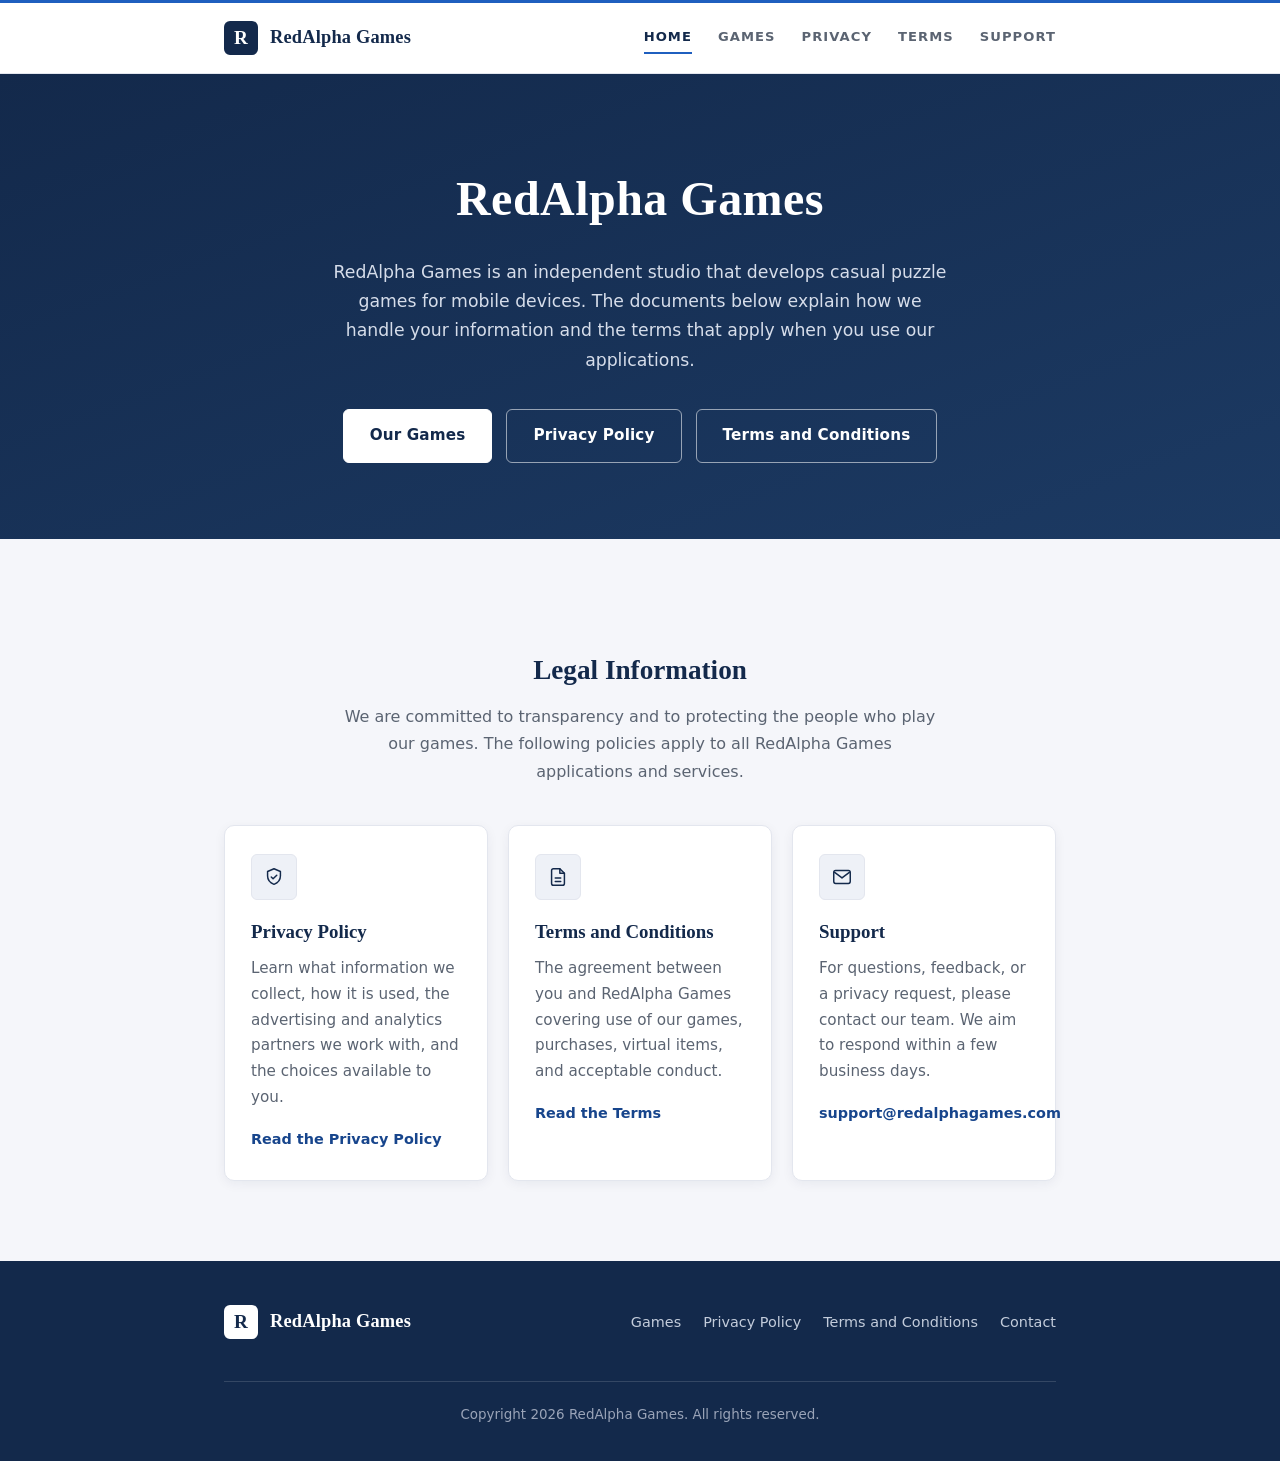
<file: index.html>
<!DOCTYPE html>
<html lang="en">
  <head>
    <meta charset="UTF-8" />
    <meta name="viewport" content="width=device-width, initial-scale=1.0" />
    <title>RedAlpha Games</title>
    <meta
      name="description"
      content="RedAlpha Games is an independent studio that develops casual puzzle games. Read our Privacy Policy and Terms and Conditions."
    />
    <meta name="theme-color" content="#13294b" />
    <link rel="icon" href="assets/favicon.svg" type="image/svg+xml" />
    <link rel="stylesheet" href="css/style.css" />
  </head>
  <body>
    <header class="site-header">
      <nav class="nav">
        <a class="brand" href="index.html">
          <span class="brand-mark">R</span>
          RedAlpha Games
        </a>
        <div class="nav-links">
          <a href="index.html" class="active">Home</a>
          <a href="games.html">Games</a>
          <a href="privacy.html">Privacy</a>
          <a href="terms.html">Terms</a>
          <a href="#support">Support</a>
        </div>
      </nav>
    </header>

    <section class="hero">
      <div class="container">
        <h1>RedAlpha Games</h1>
        <p>
          RedAlpha Games is an independent studio that develops casual puzzle
          games for mobile devices. The documents below explain how we handle
          your information and the terms that apply when you use our
          applications.
        </p>
        <div class="btn-row">
          <a class="btn btn-primary" href="games.html">Our Games</a>
          <a class="btn btn-ghost" href="privacy.html">Privacy Policy</a>
          <a class="btn btn-ghost" href="terms.html">Terms and Conditions</a>
        </div>
      </div>
    </section>

    <main>
      <div class="container">
        <section class="section">
          <h2>Legal Information</h2>
          <p class="lead">
            We are committed to transparency and to protecting the people who
            play our games. The following policies apply to all RedAlpha Games
            applications and services.
          </p>
          <div class="grid">
            <div class="tile">
              <div class="ico" aria-hidden="true">
                <svg viewBox="0 0 24 24">
                  <path d="M12 3l7 3v5c0 4.5-3 7.5-7 9-4-1.5-7-4.5-7-9V6l7-3z" />
                  <path d="M9 12l2 2 4-4" />
                </svg>
              </div>
              <h3>Privacy Policy</h3>
              <p>
                Learn what information we collect, how it is used, the
                advertising and analytics partners we work with, and the choices
                available to you.
              </p>
              <a class="more" href="privacy.html">Read the Privacy Policy</a>
            </div>
            <div class="tile">
              <div class="ico" aria-hidden="true">
                <svg viewBox="0 0 24 24">
                  <path d="M14 3H7a2 2 0 0 0-2 2v14a2 2 0 0 0 2 2h10a2 2 0 0 0 2-2V8z" />
                  <path d="M14 3v5h5" />
                  <path d="M9 13h6M9 17h6" />
                </svg>
              </div>
              <h3>Terms and Conditions</h3>
              <p>
                The agreement between you and RedAlpha Games covering use of our
                games, purchases, virtual items, and acceptable conduct.
              </p>
              <a class="more" href="terms.html">Read the Terms</a>
            </div>
            <div class="tile" id="support">
              <div class="ico" aria-hidden="true">
                <svg viewBox="0 0 24 24">
                  <rect x="3" y="5" width="18" height="14" rx="2" />
                  <path d="M4 7l8 6 8-6" />
                </svg>
              </div>
              <h3>Support</h3>
              <p>
                For questions, feedback, or a privacy request, please contact our
                team. We aim to respond within a few business days.
              </p>
              <a class="more" href="mailto:support@redalphagames.com"
                >support@redalphagames.com</a
              >
            </div>
          </div>
        </section>
      </div>
    </main>

    <footer class="site-footer">
      <div class="footer-inner">
        <a class="brand" href="index.html">
          <span class="brand-mark">R</span>
          RedAlpha Games
        </a>
        <div class="footer-links">
          <a href="games.html">Games</a>
          <a href="privacy.html">Privacy Policy</a>
          <a href="terms.html">Terms and Conditions</a>
          <a href="mailto:support@redalphagames.com">Contact</a>
        </div>
        <div class="copyright">
          Copyright <span id="year">2026</span> RedAlpha Games. All rights
          reserved.
        </div>
      </div>
    </footer>

    <script>
      document.getElementById("year").textContent = new Date().getFullYear();
    </script>
  </body>
</html>
</file>
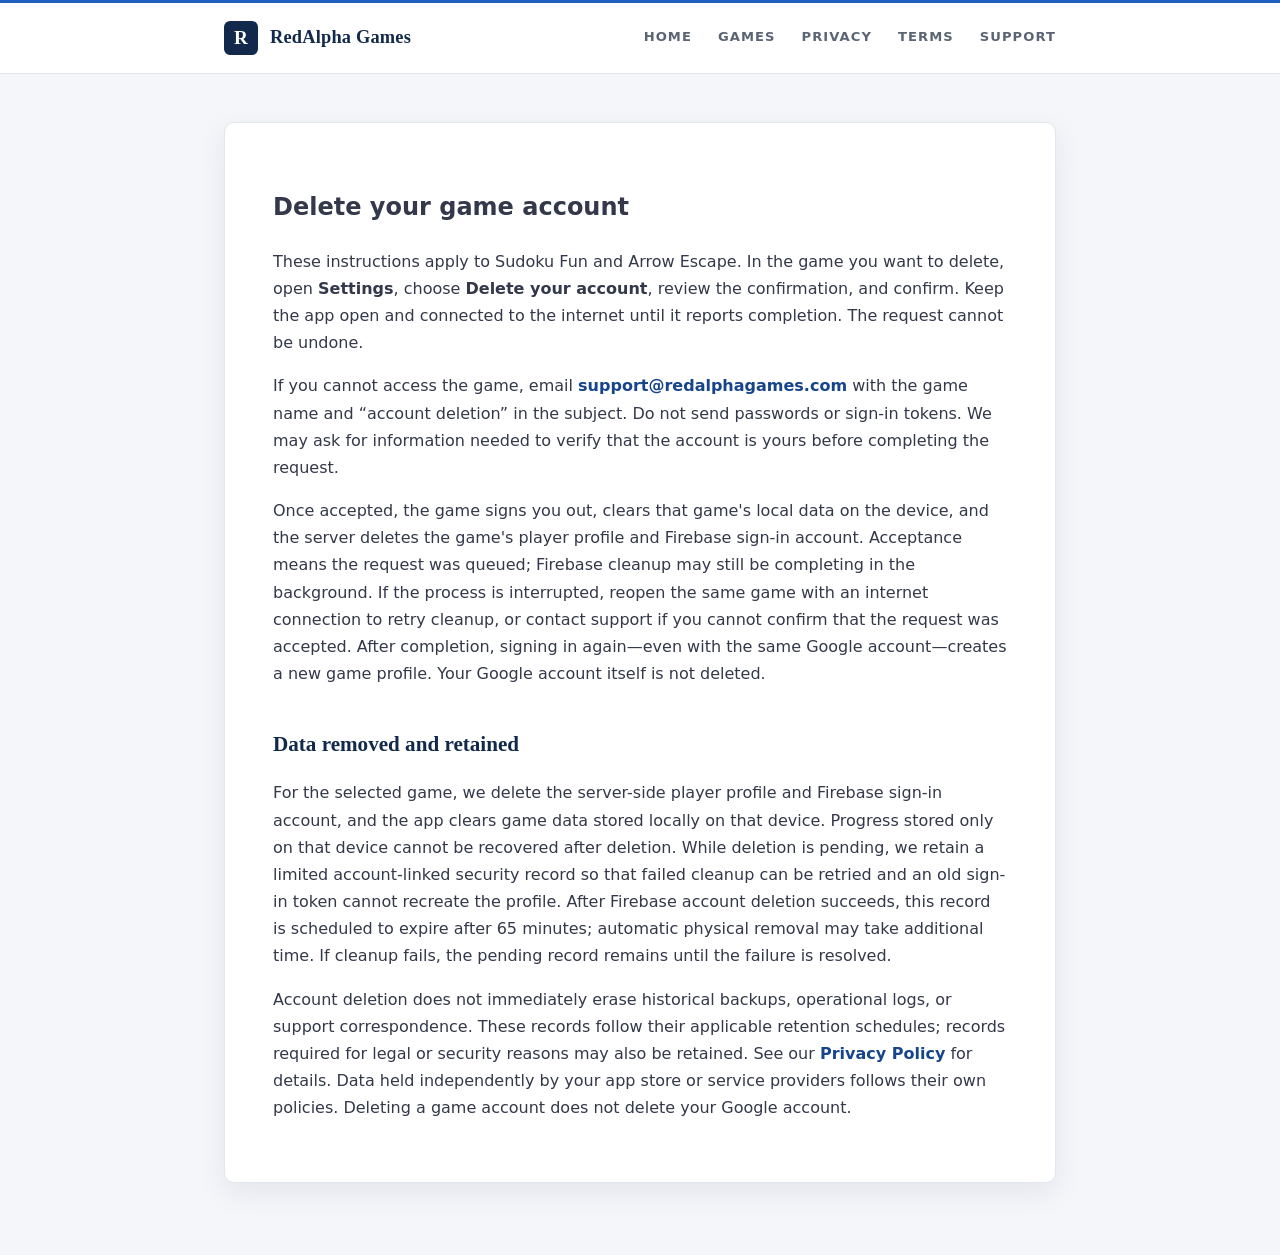
<file: delete-account.html>
<!DOCTYPE html>
<html lang="en">
  <head>
    <meta charset="UTF-8" />
    <meta name="viewport" content="width=device-width, initial-scale=1.0" />
    <title>Delete your game account | RedAlpha Games</title>
    <meta name="description" content="How to delete your RedAlpha Games account and associated game data." />
    <link rel="icon" href="assets/favicon.svg" type="image/svg+xml" />
    <link rel="stylesheet" href="css/style.css" />
  </head>
  <body>
    <header class="site-header">
      <nav class="nav">
        <a class="brand" href="index.html"><span class="brand-mark">R</span>RedAlpha Games</a>
        <div class="nav-links">
          <a href="index.html">Home</a>
          <a href="games.html">Games</a>
          <a href="privacy.html">Privacy</a>
          <a href="terms.html">Terms</a>
          <a href="mailto:support@redalphagames.com">Support</a>
        </div>
      </nav>
    </header>
    <main>
      <div class="container">
        <article class="card doc-body">
          <h1>Delete your game account</h1>
          <p>These instructions apply to Sudoku Fun and Arrow Escape. In the game you want to delete, open <strong>Settings</strong>, choose <strong>Delete your account</strong>, review the confirmation, and confirm. Keep the app open and connected to the internet until it reports completion. The request cannot be undone.</p>
          <p>If you cannot access the game, email <a href="mailto:support@redalphagames.com?subject=Game%20account%20deletion">support@redalphagames.com</a> with the game name and “account deletion” in the subject. Do not send passwords or sign-in tokens. We may ask for information needed to verify that the account is yours before completing the request.</p>
          <p>Once accepted, the game signs you out, clears that game's local data on the device, and the server deletes the game's player profile and Firebase sign-in account. Acceptance means the request was queued; Firebase cleanup may still be completing in the background. If the process is interrupted, reopen the same game with an internet connection to retry cleanup, or contact support if you cannot confirm that the request was accepted. After completion, signing in again—even with the same Google account—creates a new game profile. Your Google account itself is not deleted.</p>
          <h2>Data removed and retained</h2>
          <p>For the selected game, we delete the server-side player profile and Firebase sign-in account, and the app clears game data stored locally on that device. Progress stored only on that device cannot be recovered after deletion. While deletion is pending, we retain a limited account-linked security record so that failed cleanup can be retried and an old sign-in token cannot recreate the profile. After Firebase account deletion succeeds, this record is scheduled to expire after 65 minutes; automatic physical removal may take additional time. If cleanup fails, the pending record remains until the failure is resolved.</p>
          <p>Account deletion does not immediately erase historical backups, operational logs, or support correspondence. These records follow their applicable retention schedules; records required for legal or security reasons may also be retained. See our <a href="privacy.html#retention">Privacy Policy</a> for details. Data held independently by your app store or service providers follows their own policies. Deleting a game account does not delete your Google account.</p>
        </article>
      </div>
    </main>
  </body>
</html>
</file>
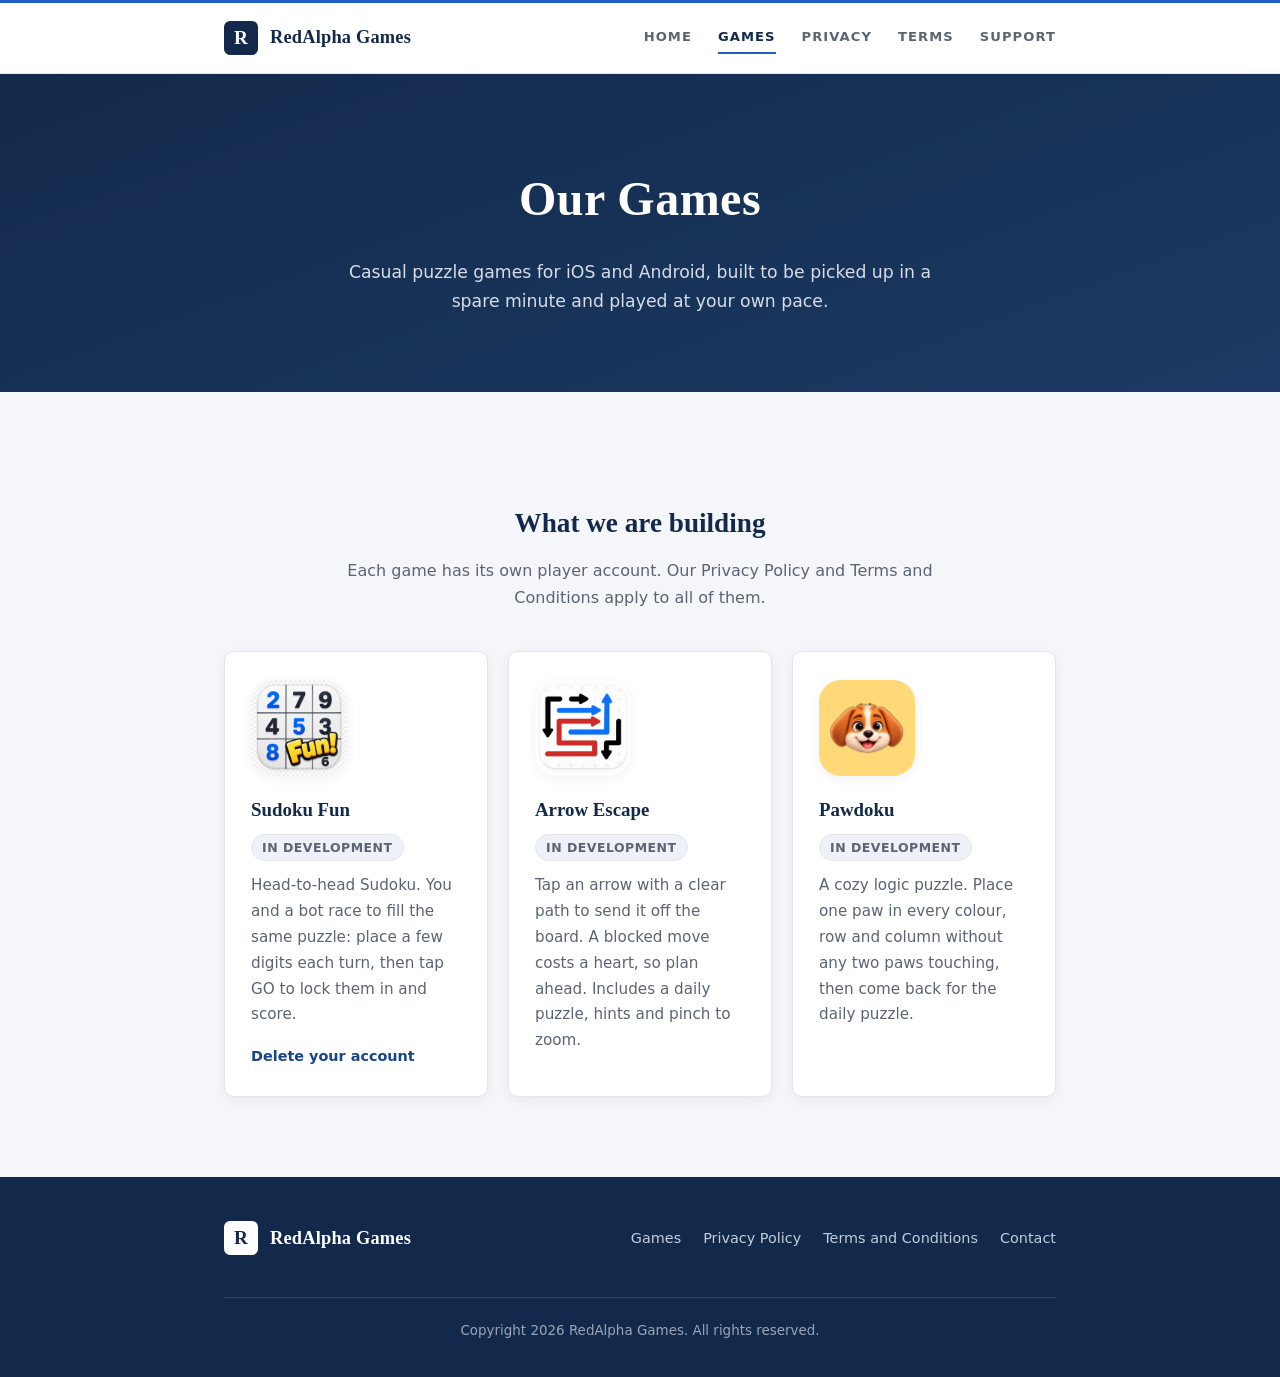
<file: games.html>
<!DOCTYPE html>
<html lang="en">
  <head>
    <meta charset="UTF-8" />
    <meta name="viewport" content="width=device-width, initial-scale=1.0" />
    <title>Our Games | RedAlpha Games</title>
    <meta
      name="description"
      content="The casual puzzle games RedAlpha Games is building: Sudoku Fun, Arrow Escape and Pawdoku."
    />
    <meta name="theme-color" content="#13294b" />
    <link rel="icon" href="assets/favicon.svg" type="image/svg+xml" />
    <link rel="stylesheet" href="css/style.css" />
  </head>
  <body>
    <header class="site-header">
      <nav class="nav">
        <a class="brand" href="index.html">
          <span class="brand-mark">R</span>
          RedAlpha Games
        </a>
        <div class="nav-links">
          <a href="index.html">Home</a>
          <a href="games.html" class="active">Games</a>
          <a href="privacy.html">Privacy</a>
          <a href="terms.html">Terms</a>
          <a href="mailto:support@redalphagames.com">Support</a>
        </div>
      </nav>
    </header>

    <section class="hero">
      <div class="container">
        <h1>Our Games</h1>
        <p>
          Casual puzzle games for iOS and Android, built to be picked up in a
          spare minute and played at your own pace.
        </p>
      </div>
    </section>

    <main>
      <div class="container">
        <section class="section">
          <h2>What we are building</h2>
          <p class="lead">
            Each game has its own player account. Our Privacy Policy and Terms
            and Conditions apply to all of them.
          </p>
          <div class="grid games">
            <article class="tile game">
              <img
                class="game-icon"
                src="assets/games/sudoku-fun.png"
                alt="Sudoku Fun app icon"
                width="96"
                height="96"
              />
              <h3>Sudoku Fun</h3>
              <span class="status">In development</span>
              <p>
                Head-to-head Sudoku. You and a bot race to fill the same
                puzzle: place a few digits each turn, then tap GO to lock them
                in and score.
              </p>
              <a class="more" href="delete-account.html">Delete your account</a>
            </article>
            <article class="tile game">
              <img
                class="game-icon"
                src="assets/games/arrow-escape.png"
                alt="Arrow Escape app icon"
                width="96"
                height="96"
              />
              <h3>Arrow Escape</h3>
              <span class="status">In development</span>
              <p>
                Tap an arrow with a clear path to send it off the board. A
                blocked move costs a heart, so plan ahead. Includes a daily
                puzzle, hints and pinch to zoom.
              </p>
            </article>
            <article class="tile game">
              <img
                class="game-icon game-icon-pawdoku"
                src="assets/games/pawdoku.webp"
                alt="Pawdoku dog character"
                width="96"
                height="96"
              />
              <h3>Pawdoku</h3>
              <span class="status">In development</span>
              <p>
                A cozy logic puzzle. Place one paw in every colour, row and
                column without any two paws touching, then come back for the
                daily puzzle.
              </p>
            </article>
          </div>
        </section>
      </div>
    </main>

    <footer class="site-footer">
      <div class="footer-inner">
        <a class="brand" href="index.html">
          <span class="brand-mark">R</span>
          RedAlpha Games
        </a>
        <div class="footer-links">
          <a href="games.html">Games</a>
          <a href="privacy.html">Privacy Policy</a>
          <a href="terms.html">Terms and Conditions</a>
          <a href="mailto:support@redalphagames.com">Contact</a>
        </div>
        <div class="copyright">
          Copyright <span id="year">2026</span> RedAlpha Games. All rights
          reserved.
        </div>
      </div>
    </footer>

    <script>
      document.getElementById("year").textContent = new Date().getFullYear();
    </script>
  </body>
</html>
</file>
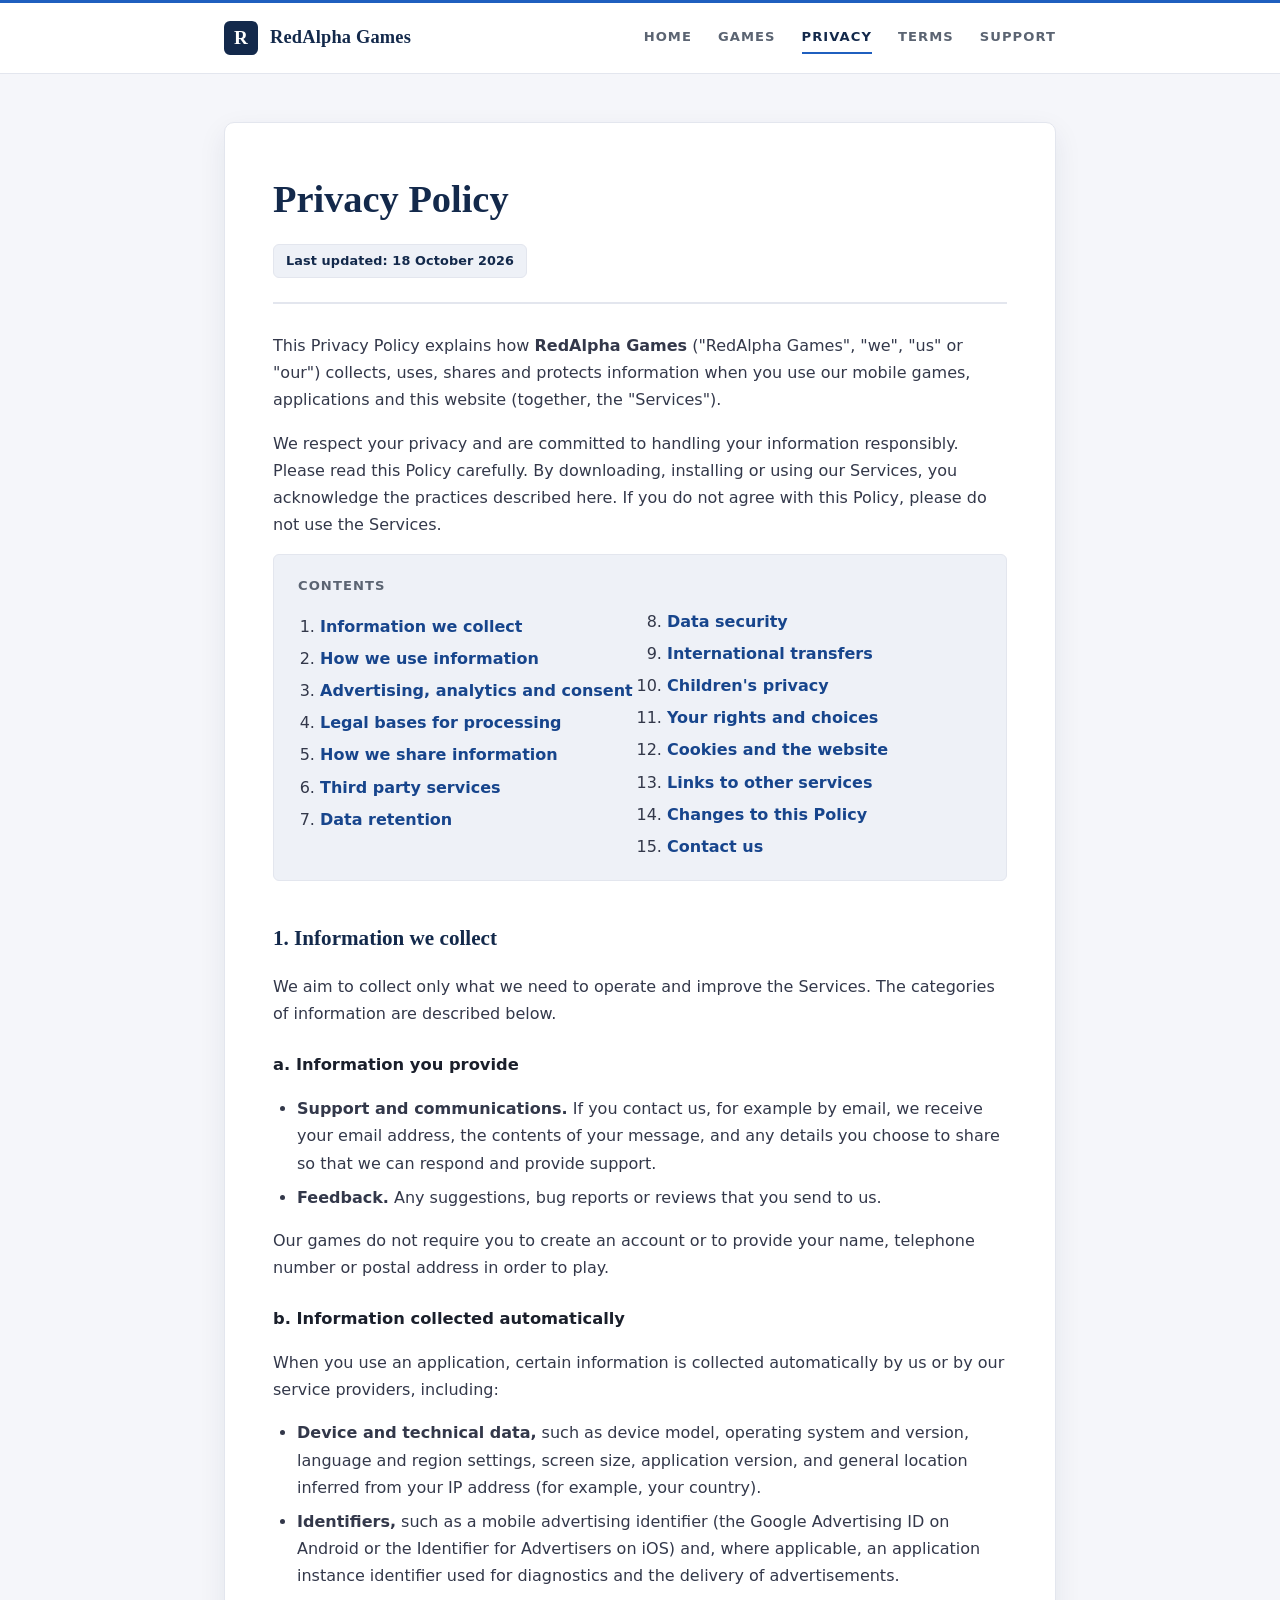
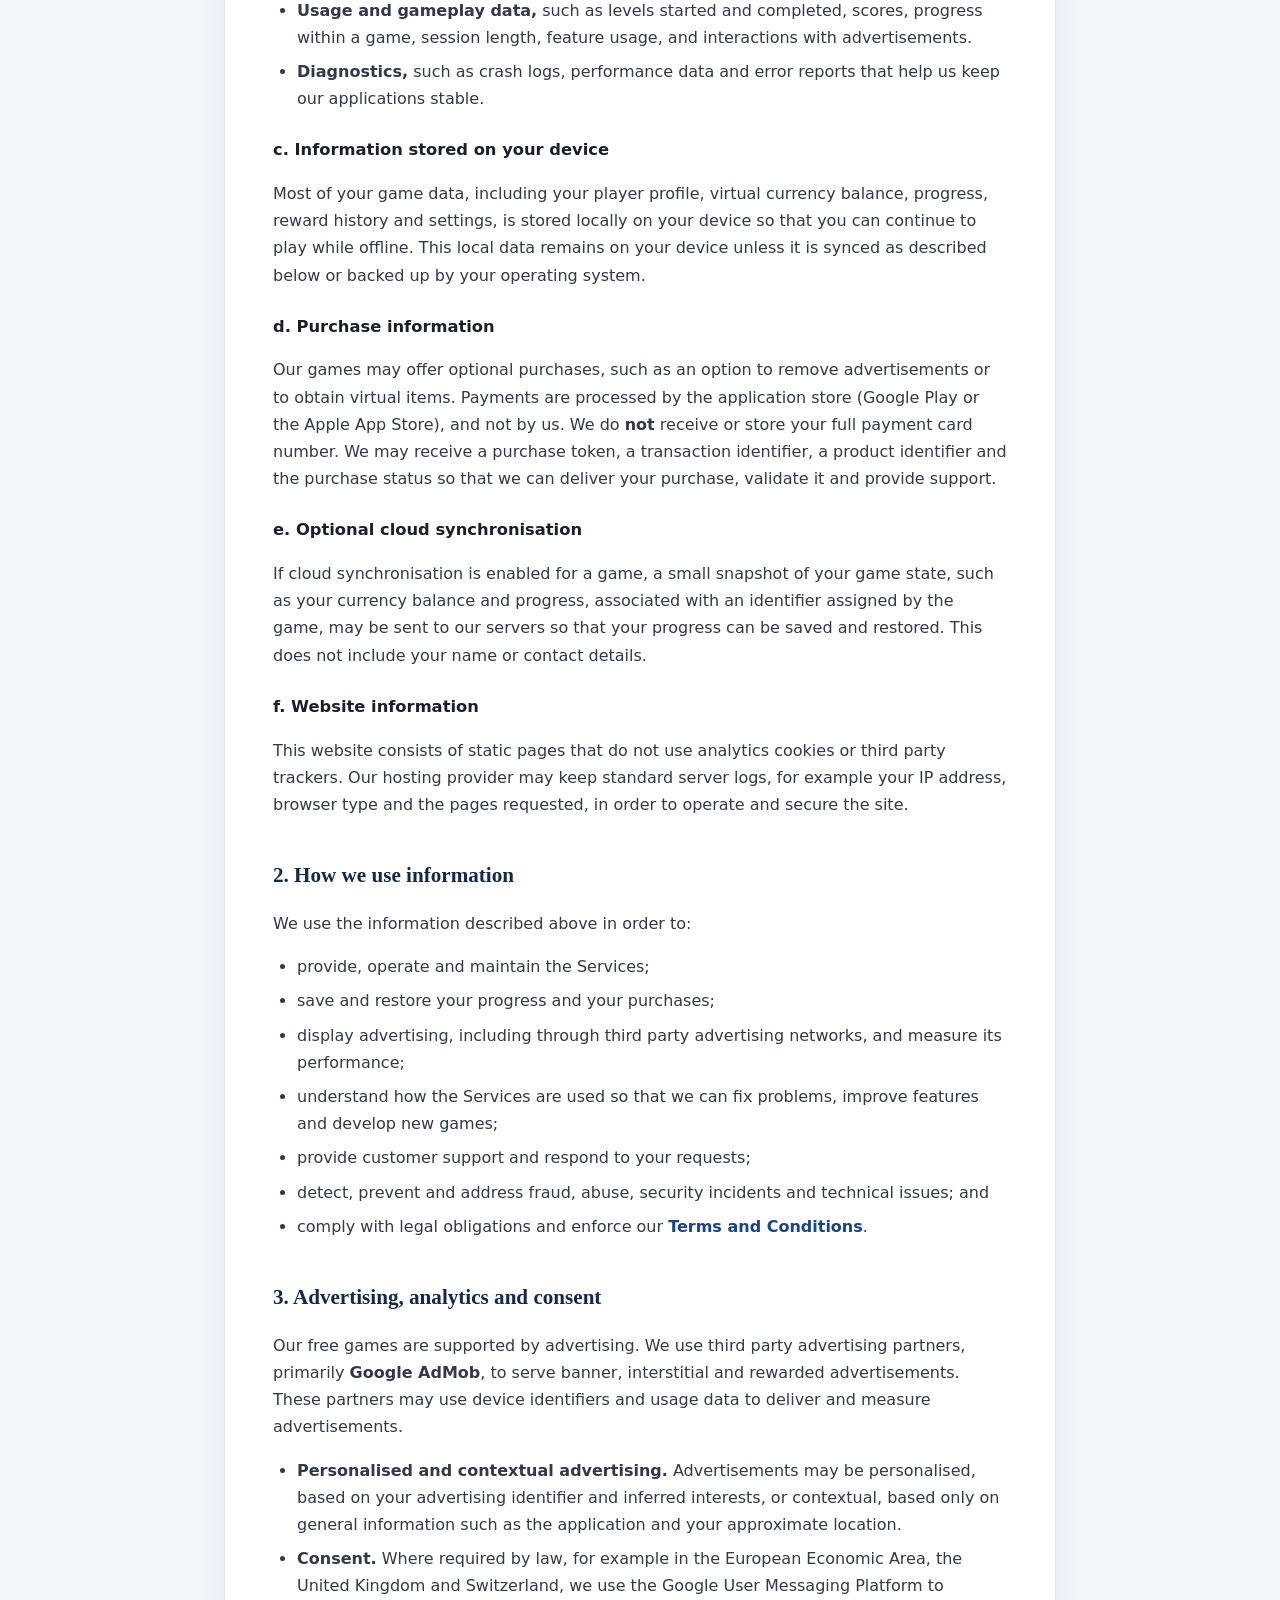
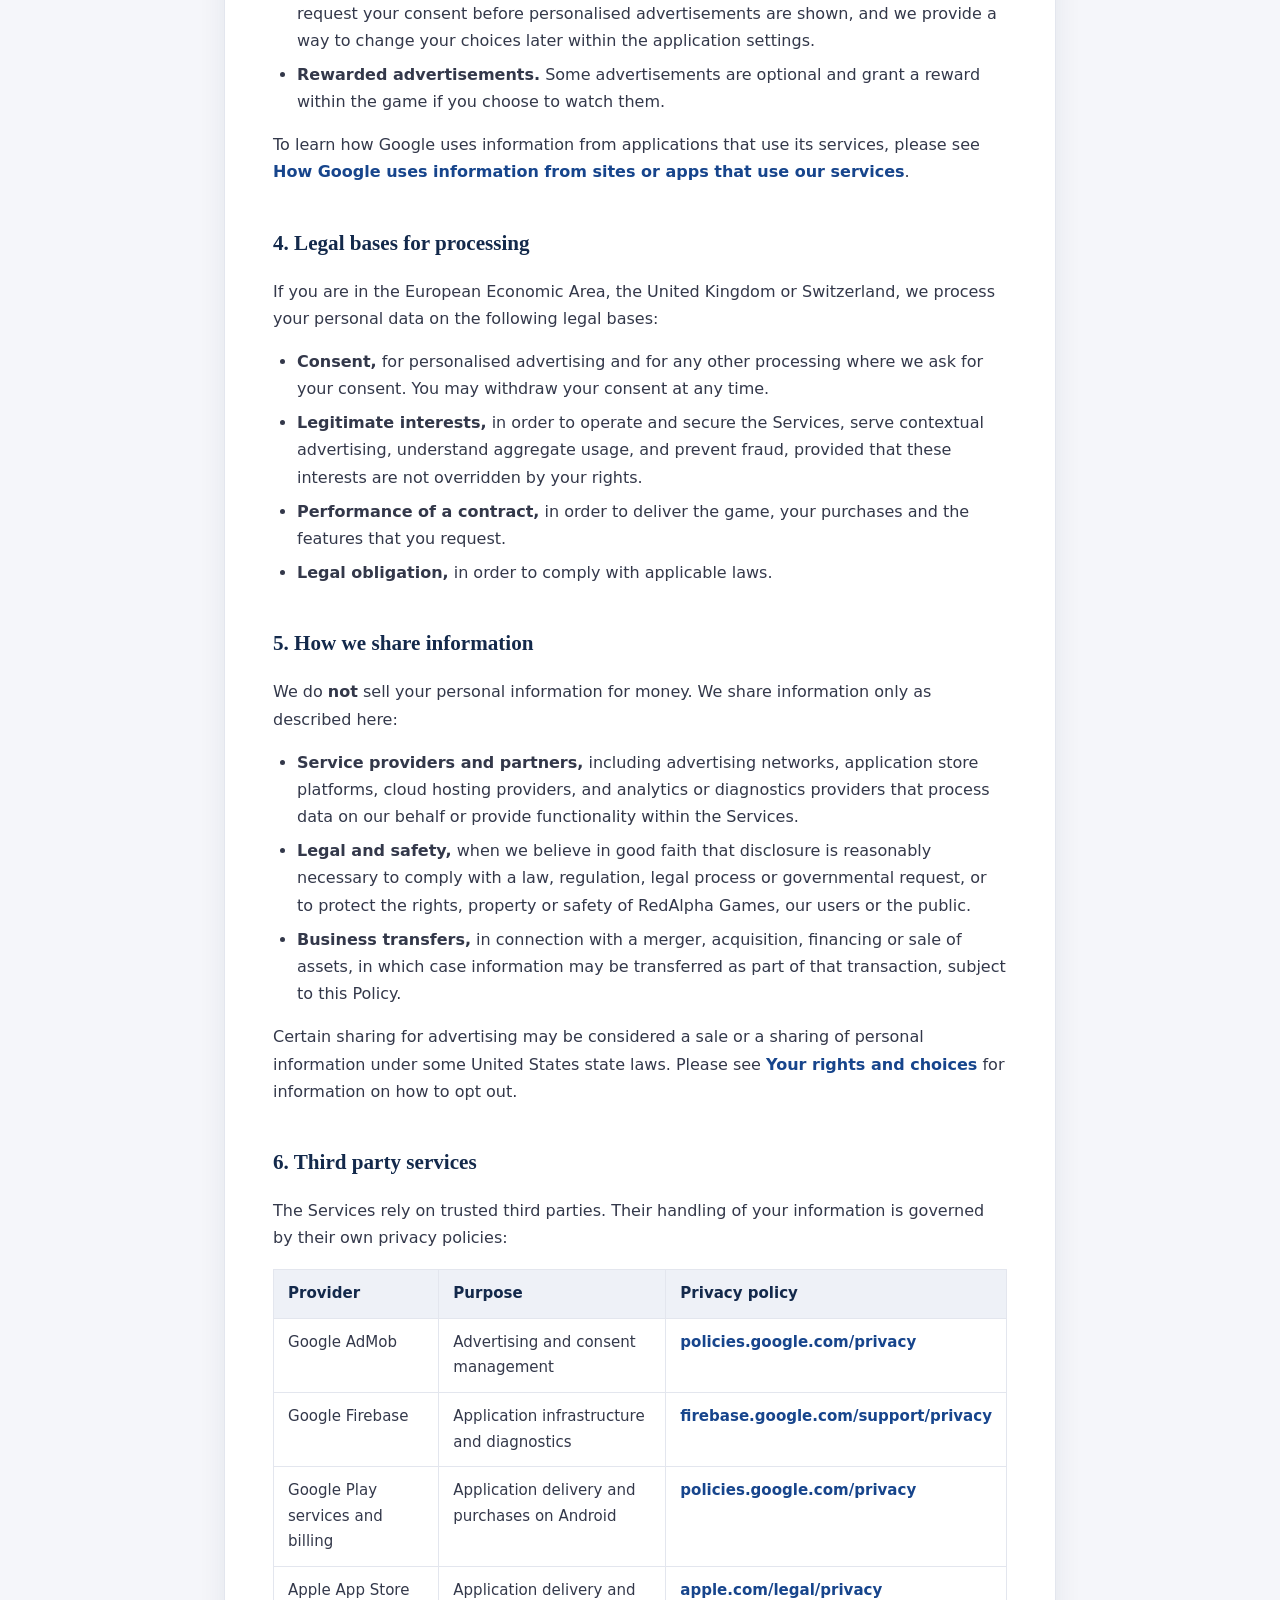
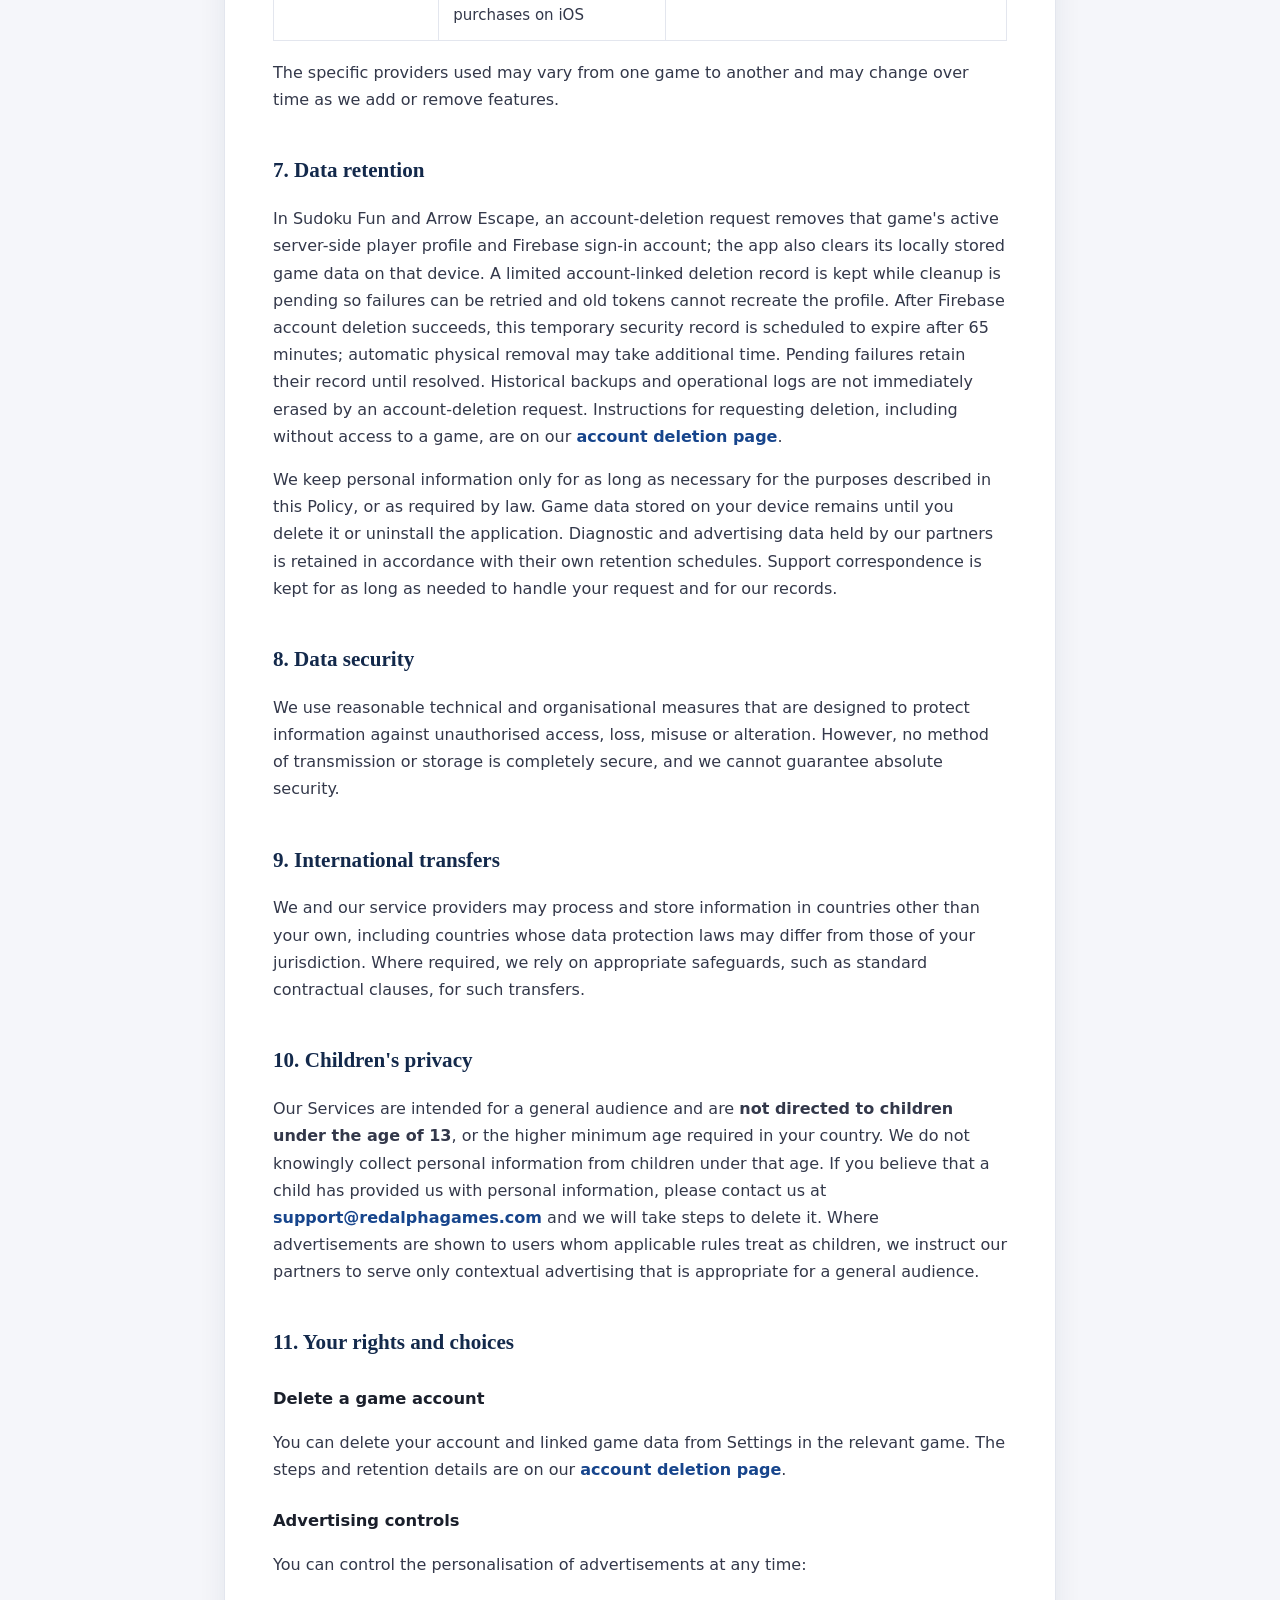
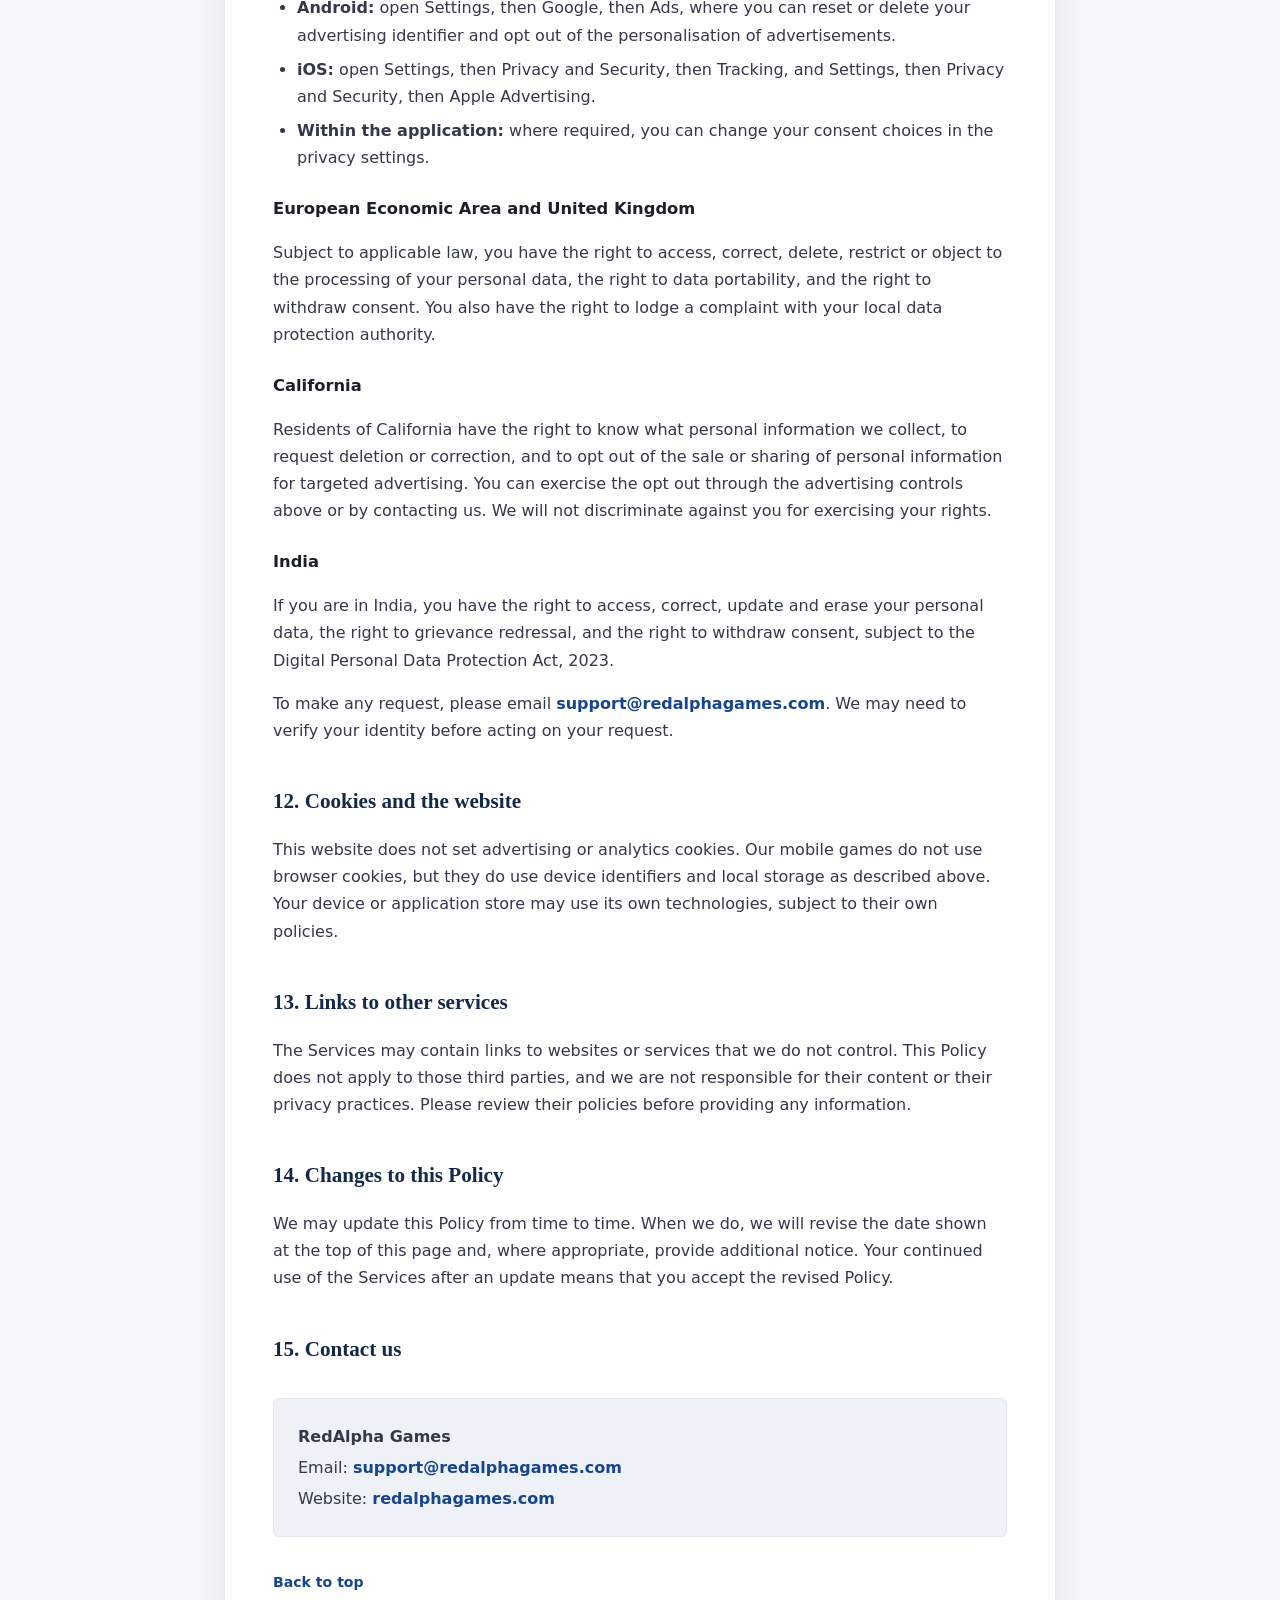
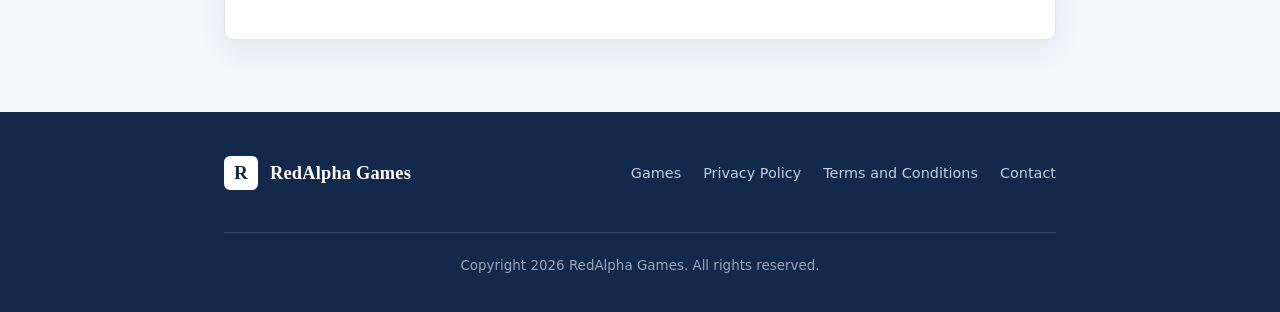
<file: privacy.html>
<!DOCTYPE html>
<html lang="en">
  <head>
    <meta charset="UTF-8" />
    <meta name="viewport" content="width=device-width, initial-scale=1.0" />
    <title>Privacy Policy | RedAlpha Games</title>
    <meta
      name="description"
      content="Privacy Policy for RedAlpha Games applications and services."
    />
    <meta name="theme-color" content="#13294b" />
    <link rel="icon" href="assets/favicon.svg" type="image/svg+xml" />
    <link rel="stylesheet" href="css/style.css" />
  </head>
  <body>
    <header class="site-header">
      <nav class="nav">
        <a class="brand" href="index.html">
          <span class="brand-mark">R</span>
          RedAlpha Games
        </a>
        <div class="nav-links">
          <a href="index.html">Home</a>
          <a href="games.html">Games</a>
          <a href="privacy.html" class="active">Privacy</a>
          <a href="terms.html">Terms</a>
          <a href="mailto:support@redalphagames.com">Support</a>
        </div>
      </nav>
    </header>

    <main>
      <div class="container">
        <article class="card doc-body">
          <div class="doc-head">
            <h1>Privacy Policy</h1>
            <span class="badge">Last updated: 18 October 2026</span>
          </div>

          <p>
            This Privacy Policy explains how <strong>RedAlpha Games</strong>
            ("RedAlpha Games", "we", "us" or "our") collects, uses, shares and
            protects information when you use our mobile games, applications and
            this website (together, the "Services").
          </p>
          <p>
            We respect your privacy and are committed to handling your
            information responsibly. Please read this Policy carefully. By
            downloading, installing or using our Services, you acknowledge the
            practices described here. If you do not agree with this Policy,
            please do not use the Services.
          </p>

          <div class="toc">
            <strong>Contents</strong>
            <ol>
              <li><a href="#collect">Information we collect</a></li>
              <li><a href="#use">How we use information</a></li>
              <li><a href="#ads">Advertising, analytics and consent</a></li>
              <li><a href="#bases">Legal bases for processing</a></li>
              <li><a href="#share">How we share information</a></li>
              <li><a href="#third-parties">Third party services</a></li>
              <li><a href="#retention">Data retention</a></li>
              <li><a href="#security">Data security</a></li>
              <li><a href="#transfers">International transfers</a></li>
              <li><a href="#children">Children's privacy</a></li>
              <li><a href="#rights">Your rights and choices</a></li>
              <li><a href="#cookies">Cookies and the website</a></li>
              <li><a href="#links">Links to other services</a></li>
              <li><a href="#changes">Changes to this Policy</a></li>
              <li><a href="#contact">Contact us</a></li>
            </ol>
          </div>

          <h2 id="collect">1. Information we collect</h2>
          <p>
            We aim to collect only what we need to operate and improve the
            Services. The categories of information are described below.
          </p>

          <h3>a. Information you provide</h3>
          <ul>
            <li>
              <strong>Support and communications.</strong> If you contact us, for
              example by email, we receive your email address, the contents of
              your message, and any details you choose to share so that we can
              respond and provide support.
            </li>
            <li>
              <strong>Feedback.</strong> Any suggestions, bug reports or reviews
              that you send to us.
            </li>
          </ul>
          <p>
            Our games do not require you to create an account or to provide your
            name, telephone number or postal address in order to play.
          </p>

          <h3>b. Information collected automatically</h3>
          <p>
            When you use an application, certain information is collected
            automatically by us or by our service providers, including:
          </p>
          <ul>
            <li>
              <strong>Device and technical data,</strong> such as device model,
              operating system and version, language and region settings, screen
              size, application version, and general location inferred from your
              IP address (for example, your country).
            </li>
            <li>
              <strong>Identifiers,</strong> such as a mobile advertising
              identifier (the Google Advertising ID on Android or the Identifier
              for Advertisers on iOS) and, where applicable, an application
              instance identifier used for diagnostics and the delivery of
              advertisements.
            </li>
            <li>
              <strong>Usage and gameplay data,</strong> such as levels started
              and completed, scores, progress within a game, session length,
              feature usage, and interactions with advertisements.
            </li>
            <li>
              <strong>Diagnostics,</strong> such as crash logs, performance data
              and error reports that help us keep our applications stable.
            </li>
          </ul>

          <h3>c. Information stored on your device</h3>
          <p>
            Most of your game data, including your player profile, virtual
            currency balance, progress, reward history and settings, is stored
            locally on your device so that you can continue to play while
            offline. This local data remains on your device unless it is synced
            as described below or backed up by your operating system.
          </p>

          <h3>d. Purchase information</h3>
          <p>
            Our games may offer optional purchases, such as an option to remove
            advertisements or to obtain virtual items. Payments are processed by
            the application store (Google Play or the Apple App Store), and not
            by us. We do <strong>not</strong> receive or store your full payment
            card number. We may receive a purchase token, a transaction
            identifier, a product identifier and the purchase status so that we
            can deliver your purchase, validate it and provide support.
          </p>

          <h3>e. Optional cloud synchronisation</h3>
          <p>
            If cloud synchronisation is enabled for a game, a small snapshot of
            your game state, such as your currency balance and progress,
            associated with an identifier assigned by the game, may be sent to
            our servers so that your progress can be saved and restored. This
            does not include your name or contact details.
          </p>

          <h3>f. Website information</h3>
          <p>
            This website consists of static pages that do not use analytics
            cookies or third party trackers. Our hosting provider may keep
            standard server logs, for example your IP address, browser type and
            the pages requested, in order to operate and secure the site.
          </p>

          <h2 id="use">2. How we use information</h2>
          <p>We use the information described above in order to:</p>
          <ul>
            <li>provide, operate and maintain the Services;</li>
            <li>save and restore your progress and your purchases;</li>
            <li>
              display advertising, including through third party advertising
              networks, and measure its performance;
            </li>
            <li>
              understand how the Services are used so that we can fix problems,
              improve features and develop new games;
            </li>
            <li>provide customer support and respond to your requests;</li>
            <li>
              detect, prevent and address fraud, abuse, security incidents and
              technical issues; and
            </li>
            <li>
              comply with legal obligations and enforce our
              <a href="terms.html">Terms and Conditions</a>.
            </li>
          </ul>

          <h2 id="ads">3. Advertising, analytics and consent</h2>
          <p>
            Our free games are supported by advertising. We use third party
            advertising partners, primarily <strong>Google AdMob</strong>, to
            serve banner, interstitial and rewarded advertisements. These
            partners may use device identifiers and usage data to deliver and
            measure advertisements.
          </p>
          <ul>
            <li>
              <strong>Personalised and contextual advertising.</strong>
              Advertisements may be personalised, based on your advertising
              identifier and inferred interests, or contextual, based only on
              general information such as the application and your approximate
              location.
            </li>
            <li>
              <strong>Consent.</strong> Where required by law, for example in the
              European Economic Area, the United Kingdom and Switzerland, we use
              the Google User Messaging Platform to request your consent before
              personalised advertisements are shown, and we provide a way to
              change your choices later within the application settings.
            </li>
            <li>
              <strong>Rewarded advertisements.</strong> Some advertisements are
              optional and grant a reward within the game if you choose to watch
              them.
            </li>
          </ul>
          <p>
            To learn how Google uses information from applications that use its
            services, please see
            <a
              href="https://policies.google.com/technologies/partner-sites"
              target="_blank"
              rel="noopener"
              >How Google uses information from sites or apps that use our
              services</a
            >.
          </p>

          <h2 id="bases">4. Legal bases for processing</h2>
          <p>
            If you are in the European Economic Area, the United Kingdom or
            Switzerland, we process your personal data on the following legal
            bases:
          </p>
          <ul>
            <li>
              <strong>Consent,</strong> for personalised advertising and for any
              other processing where we ask for your consent. You may withdraw
              your consent at any time.
            </li>
            <li>
              <strong>Legitimate interests,</strong> in order to operate and
              secure the Services, serve contextual advertising, understand
              aggregate usage, and prevent fraud, provided that these interests
              are not overridden by your rights.
            </li>
            <li>
              <strong>Performance of a contract,</strong> in order to deliver the
              game, your purchases and the features that you request.
            </li>
            <li>
              <strong>Legal obligation,</strong> in order to comply with
              applicable laws.
            </li>
          </ul>

          <h2 id="share">5. How we share information</h2>
          <p>
            We do <strong>not</strong> sell your personal information for money.
            We share information only as described here:
          </p>
          <ul>
            <li>
              <strong>Service providers and partners,</strong> including
              advertising networks, application store platforms, cloud hosting
              providers, and analytics or diagnostics providers that process data
              on our behalf or provide functionality within the Services.
            </li>
            <li>
              <strong>Legal and safety,</strong> when we believe in good faith
              that disclosure is reasonably necessary to comply with a law,
              regulation, legal process or governmental request, or to protect
              the rights, property or safety of RedAlpha Games, our users or the
              public.
            </li>
            <li>
              <strong>Business transfers,</strong> in connection with a merger,
              acquisition, financing or sale of assets, in which case information
              may be transferred as part of that transaction, subject to this
              Policy.
            </li>
          </ul>
          <p>
            Certain sharing for advertising may be considered a sale or a sharing
            of personal information under some United States state laws. Please
            see <a href="#rights">Your rights and choices</a> for information on
            how to opt out.
          </p>

          <h2 id="third-parties">6. Third party services</h2>
          <p>
            The Services rely on trusted third parties. Their handling of your
            information is governed by their own privacy policies:
          </p>
          <table>
            <thead>
              <tr>
                <th>Provider</th>
                <th>Purpose</th>
                <th>Privacy policy</th>
              </tr>
            </thead>
            <tbody>
              <tr>
                <td>Google AdMob</td>
                <td>Advertising and consent management</td>
                <td>
                  <a
                    href="https://policies.google.com/privacy"
                    target="_blank"
                    rel="noopener"
                    >policies.google.com/privacy</a
                  >
                </td>
              </tr>
              <tr>
                <td>Google Firebase</td>
                <td>Application infrastructure and diagnostics</td>
                <td>
                  <a
                    href="https://firebase.google.com/support/privacy"
                    target="_blank"
                    rel="noopener"
                    >firebase.google.com/support/privacy</a
                  >
                </td>
              </tr>
              <tr>
                <td>Google Play services and billing</td>
                <td>Application delivery and purchases on Android</td>
                <td>
                  <a
                    href="https://policies.google.com/privacy"
                    target="_blank"
                    rel="noopener"
                    >policies.google.com/privacy</a
                  >
                </td>
              </tr>
              <tr>
                <td>Apple App Store</td>
                <td>Application delivery and purchases on iOS</td>
                <td>
                  <a
                    href="https://www.apple.com/legal/privacy/"
                    target="_blank"
                    rel="noopener"
                    >apple.com/legal/privacy</a
                  >
                </td>
              </tr>
            </tbody>
          </table>
          <p>
            The specific providers used may vary from one game to another and may
            change over time as we add or remove features.
          </p>

          <h2 id="retention">7. Data retention</h2>
          <p>
            In Sudoku Fun and Arrow Escape, an account-deletion request removes
            that game's active server-side player profile and Firebase sign-in
            account; the app also clears its locally stored game data on that
            device. A limited account-linked deletion record is kept while cleanup
            is pending so failures can be retried and old tokens cannot recreate
            the profile. After Firebase account deletion succeeds, this temporary
            security record is scheduled to expire after 65 minutes; automatic
            physical removal may take additional time. Pending failures retain their
            record until resolved. Historical backups and operational logs are
            not immediately erased by an account-deletion request. Instructions
            for requesting deletion, including without access to a game, are on
            our <a href="delete-account.html">account deletion page</a>.
          </p>
          <p>
            We keep personal information only for as long as necessary for the
            purposes described in this Policy, or as required by law. Game data
            stored on your device remains until you delete it or uninstall the
            application. Diagnostic and advertising data held by our partners is
            retained in accordance with their own retention schedules. Support
            correspondence is kept for as long as needed to handle your request
            and for our records.
          </p>

          <h2 id="security">8. Data security</h2>
          <p>
            We use reasonable technical and organisational measures that are
            designed to protect information against unauthorised access, loss,
            misuse or alteration. However, no method of transmission or storage
            is completely secure, and we cannot guarantee absolute security.
          </p>

          <h2 id="transfers">9. International transfers</h2>
          <p>
            We and our service providers may process and store information in
            countries other than your own, including countries whose data
            protection laws may differ from those of your jurisdiction. Where
            required, we rely on appropriate safeguards, such as standard
            contractual clauses, for such transfers.
          </p>

          <h2 id="children">10. Children's privacy</h2>
          <p>
            Our Services are intended for a general audience and are
            <strong>not directed to children under the age of 13</strong>, or the
            higher minimum age required in your country. We do not knowingly
            collect personal information from children under that age. If you
            believe that a child has provided us with personal information,
            please contact us at
            <a href="mailto:support@redalphagames.com"
              >support@redalphagames.com</a
            >
            and we will take steps to delete it. Where advertisements are shown to
            users whom applicable rules treat as children, we instruct our
            partners to serve only contextual advertising that is appropriate for
            a general audience.
          </p>

          <h2 id="rights">11. Your rights and choices</h2>

          <h3>Delete a game account</h3>
          <p>
            You can delete your account and linked game data from Settings in
            the relevant game. The steps and retention details are on our
            <a href="delete-account.html">account deletion page</a>.
          </p>

          <h3>Advertising controls</h3>
          <p>You can control the personalisation of advertisements at any time:</p>
          <ul>
            <li>
              <strong>Android:</strong> open Settings, then Google, then Ads,
              where you can reset or delete your advertising identifier and opt
              out of the personalisation of advertisements.
            </li>
            <li>
              <strong>iOS:</strong> open Settings, then Privacy and Security, then
              Tracking, and Settings, then Privacy and Security, then Apple
              Advertising.
            </li>
            <li>
              <strong>Within the application:</strong> where required, you can
              change your consent choices in the privacy settings.
            </li>
          </ul>

          <h3>European Economic Area and United Kingdom</h3>
          <p>
            Subject to applicable law, you have the right to access, correct,
            delete, restrict or object to the processing of your personal data,
            the right to data portability, and the right to withdraw consent. You
            also have the right to lodge a complaint with your local data
            protection authority.
          </p>

          <h3>California</h3>
          <p>
            Residents of California have the right to know what personal
            information we collect, to request deletion or correction, and to opt
            out of the sale or sharing of personal information for targeted
            advertising. You can exercise the opt out through the advertising
            controls above or by contacting us. We will not discriminate against
            you for exercising your rights.
          </p>

          <h3>India</h3>
          <p>
            If you are in India, you have the right to access, correct, update and
            erase your personal data, the right to grievance redressal, and the
            right to withdraw consent, subject to the Digital Personal Data
            Protection Act, 2023.
          </p>

          <p>
            To make any request, please email
            <a href="mailto:support@redalphagames.com"
              >support@redalphagames.com</a
            >. We may need to verify your identity before acting on your request.
          </p>

          <h2 id="cookies">12. Cookies and the website</h2>
          <p>
            This website does not set advertising or analytics cookies. Our
            mobile games do not use browser cookies, but they do use device
            identifiers and local storage as described above. Your device or
            application store may use its own technologies, subject to their own
            policies.
          </p>

          <h2 id="links">13. Links to other services</h2>
          <p>
            The Services may contain links to websites or services that we do not
            control. This Policy does not apply to those third parties, and we are
            not responsible for their content or their privacy practices. Please
            review their policies before providing any information.
          </p>

          <h2 id="changes">14. Changes to this Policy</h2>
          <p>
            We may update this Policy from time to time. When we do, we will
            revise the date shown at the top of this page and, where appropriate,
            provide additional notice. Your continued use of the Services after an
            update means that you accept the revised Policy.
          </p>

          <h2 id="contact">15. Contact us</h2>
          <div class="contact-box">
            <p><strong>RedAlpha Games</strong></p>
            <p>
              Email:
              <a href="mailto:support@redalphagames.com"
                >support@redalphagames.com</a
              >
            </p>
            <p>
              Website:
              <a href="https://redalphagames.com">redalphagames.com</a>
            </p>
          </div>

          <a class="back-top" href="#top">Back to top</a>
        </article>
      </div>
    </main>

    <footer class="site-footer">
      <div class="footer-inner">
        <a class="brand" href="index.html">
          <span class="brand-mark">R</span>
          RedAlpha Games
        </a>
        <div class="footer-links">
          <a href="games.html">Games</a>
          <a href="privacy.html">Privacy Policy</a>
          <a href="terms.html">Terms and Conditions</a>
          <a href="mailto:support@redalphagames.com">Contact</a>
        </div>
        <div class="copyright">
          Copyright <span id="year">2026</span> RedAlpha Games. All rights
          reserved.
        </div>
      </div>
    </footer>

    <script>
      document.getElementById("year").textContent = new Date().getFullYear();
    </script>
  </body>
</html>
</file>
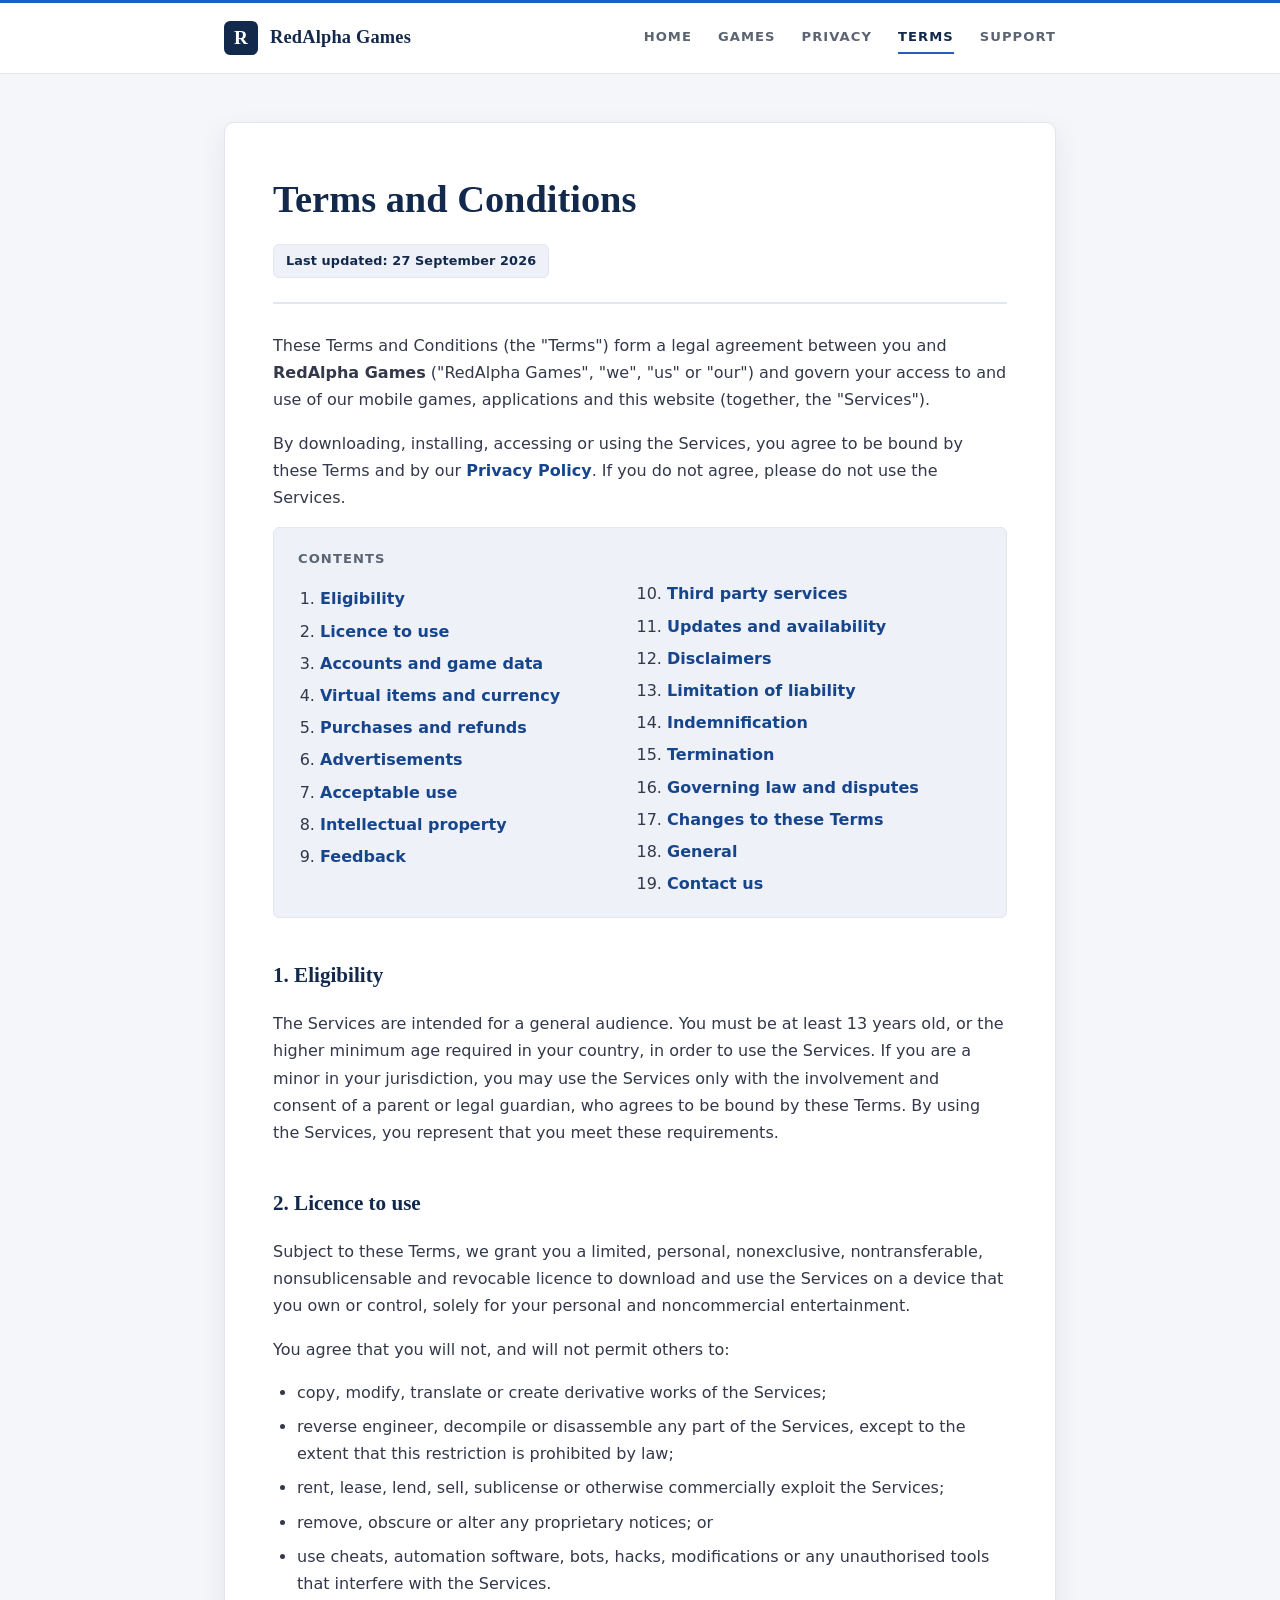
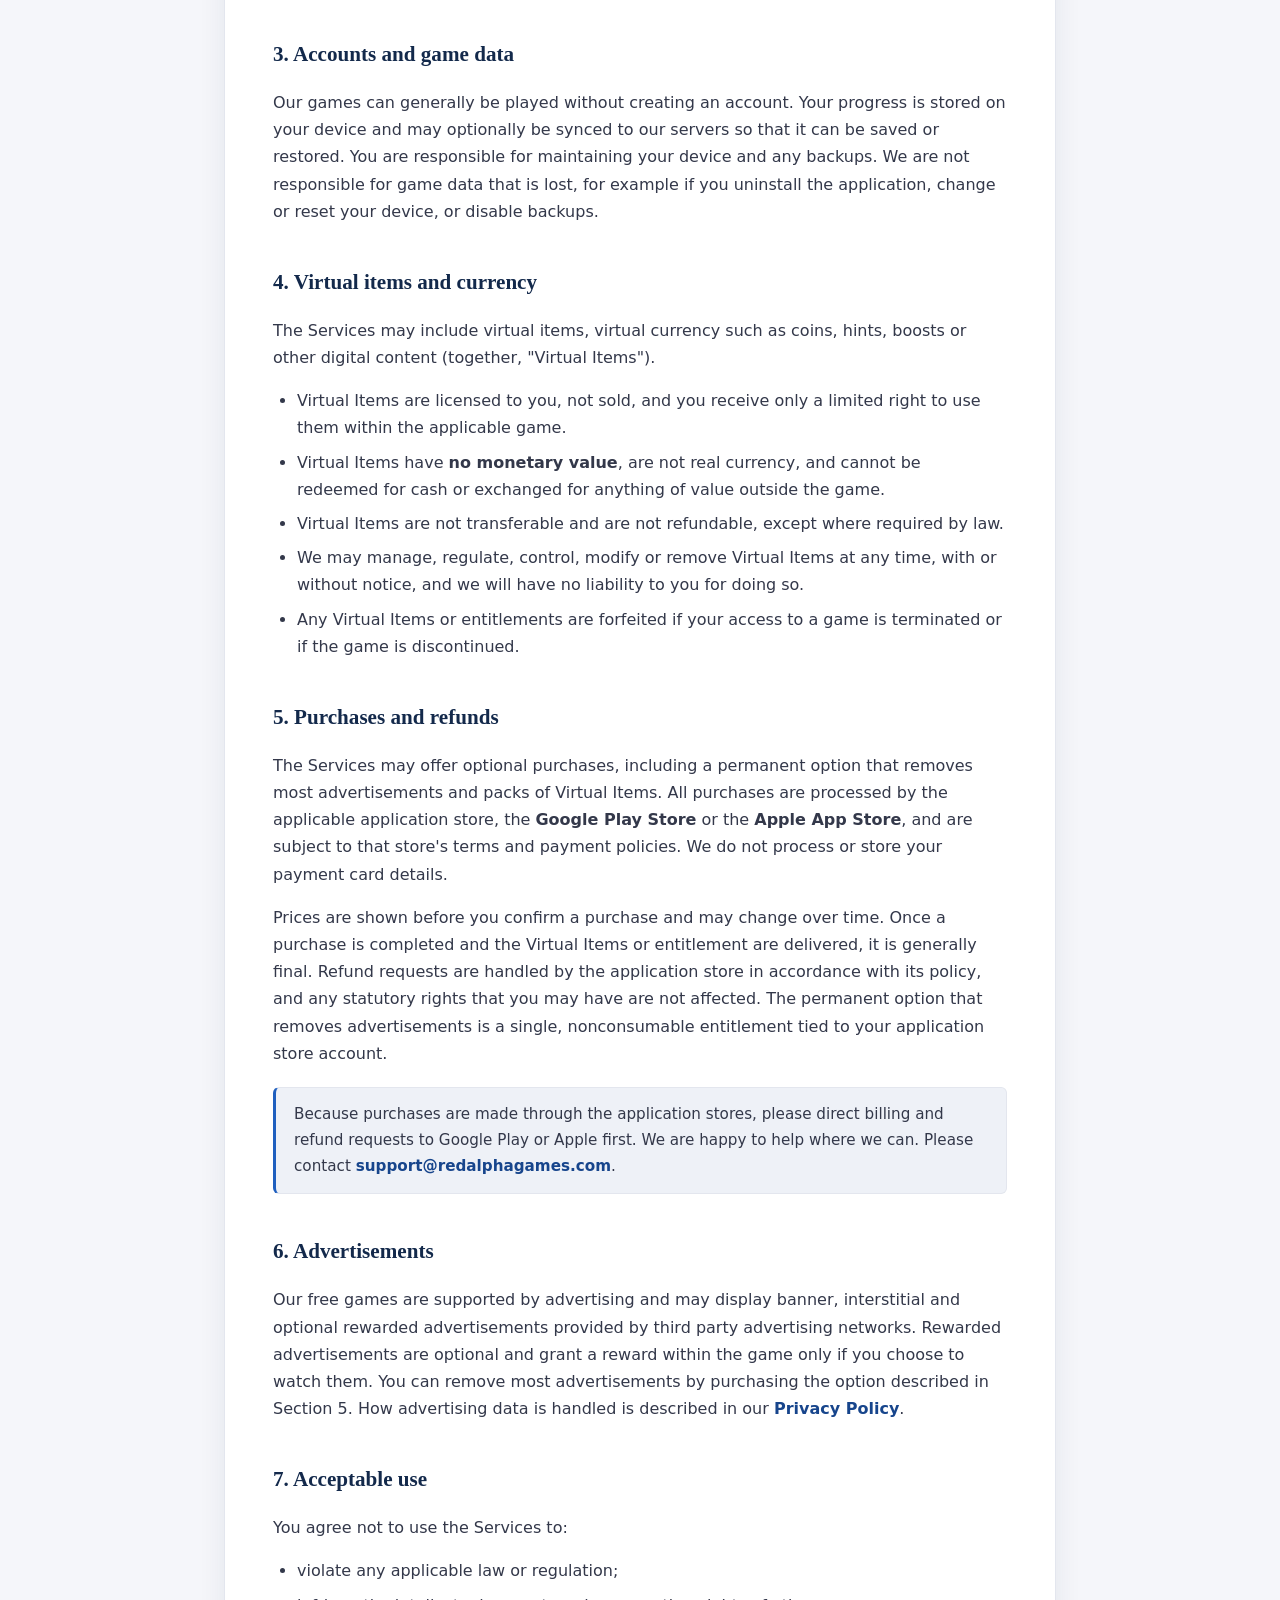
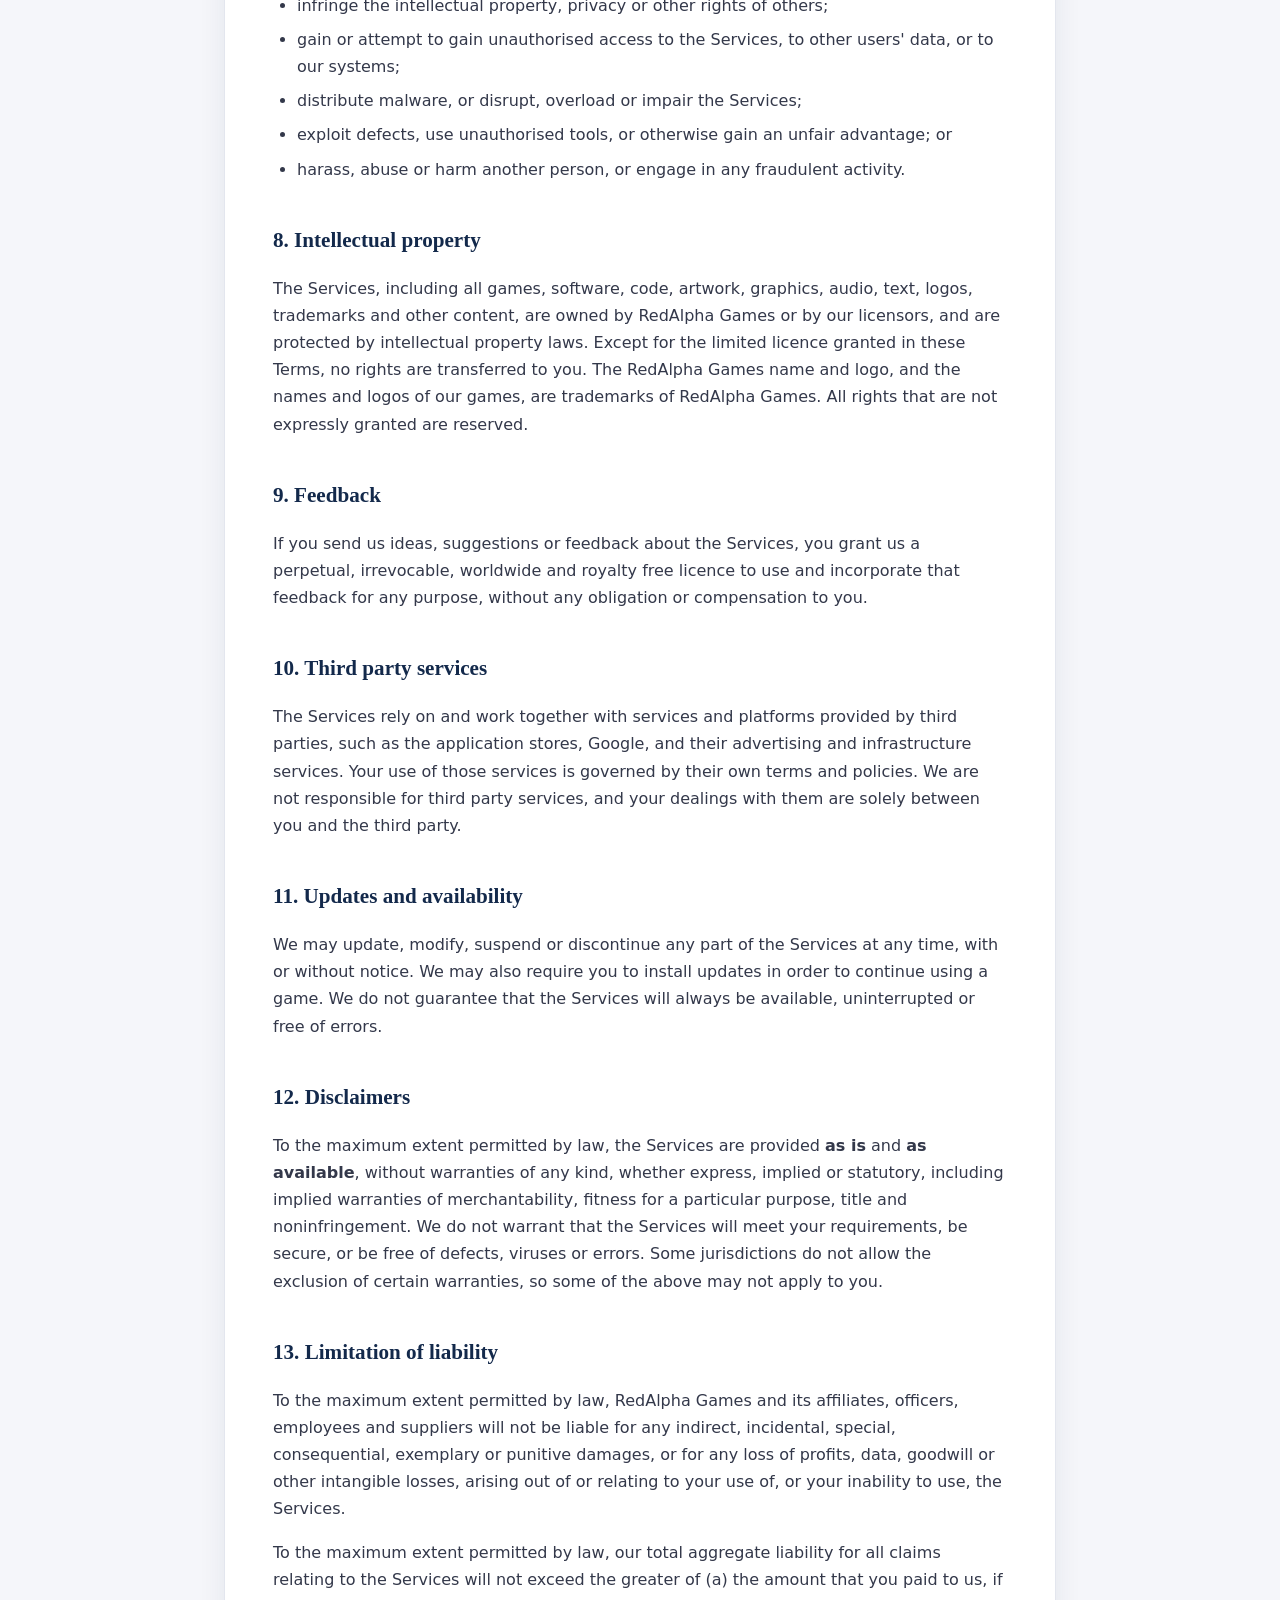
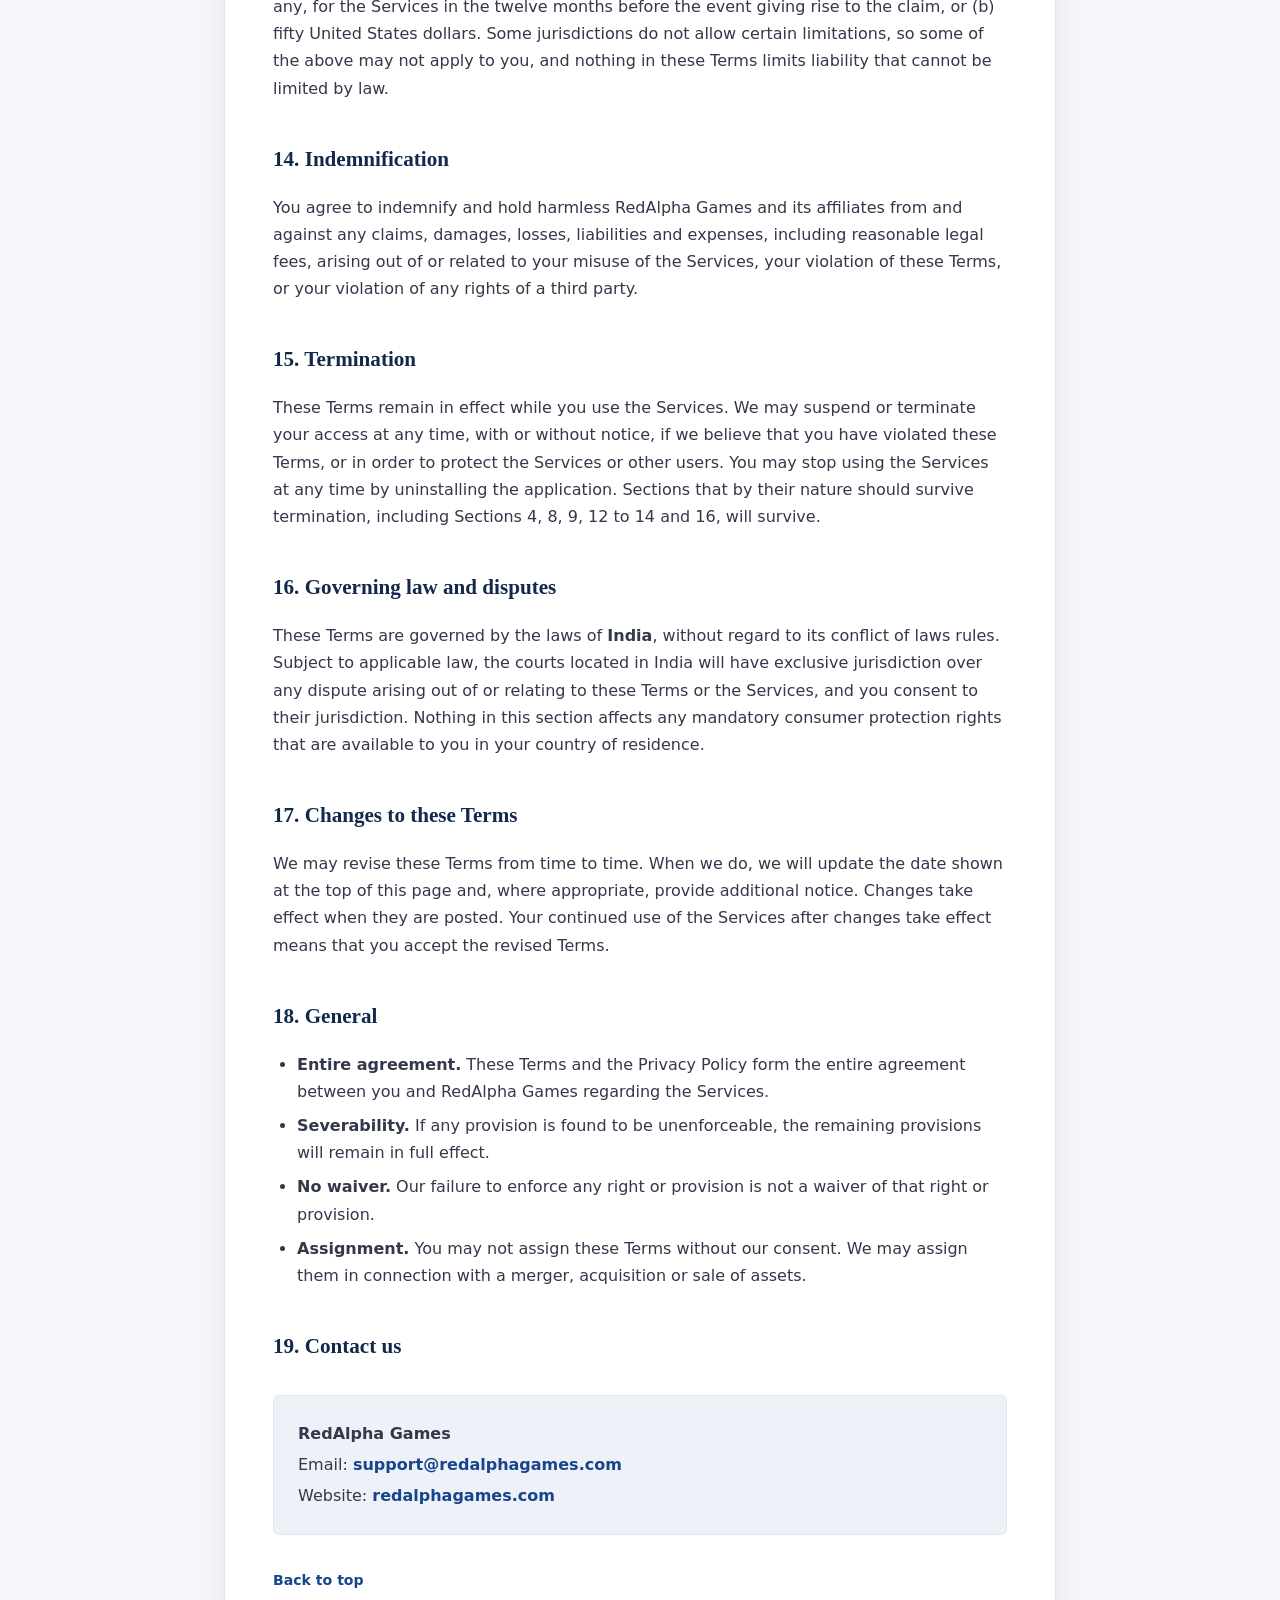
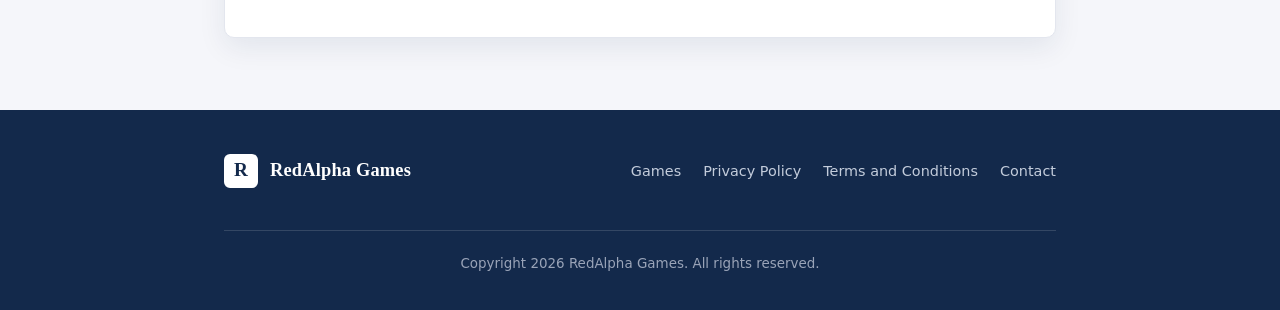
<file: terms.html>
<!DOCTYPE html>
<html lang="en">
  <head>
    <meta charset="UTF-8" />
    <meta name="viewport" content="width=device-width, initial-scale=1.0" />
    <title>Terms and Conditions | RedAlpha Games</title>
    <meta
      name="description"
      content="Terms and Conditions for RedAlpha Games applications and services."
    />
    <meta name="theme-color" content="#13294b" />
    <link rel="icon" href="assets/favicon.svg" type="image/svg+xml" />
    <link rel="stylesheet" href="css/style.css" />
  </head>
  <body>
    <header class="site-header">
      <nav class="nav">
        <a class="brand" href="index.html">
          <span class="brand-mark">R</span>
          RedAlpha Games
        </a>
        <div class="nav-links">
          <a href="index.html">Home</a>
          <a href="games.html">Games</a>
          <a href="privacy.html">Privacy</a>
          <a href="terms.html" class="active">Terms</a>
          <a href="mailto:support@redalphagames.com">Support</a>
        </div>
      </nav>
    </header>

    <main>
      <div class="container">
        <article class="card doc-body">
          <div class="doc-head">
            <h1>Terms and Conditions</h1>
            <span class="badge">Last updated: 27 September 2026</span>
          </div>

          <p>
            These Terms and Conditions (the "Terms") form a legal agreement
            between you and <strong>RedAlpha Games</strong> ("RedAlpha Games",
            "we", "us" or "our") and govern your access to and use of our mobile
            games, applications and this website (together, the "Services").
          </p>
          <p>
            By downloading, installing, accessing or using the Services, you
            agree to be bound by these Terms and by our
            <a href="privacy.html">Privacy Policy</a>. If you do not agree,
            please do not use the Services.
          </p>

          <div class="toc">
            <strong>Contents</strong>
            <ol>
              <li><a href="#eligibility">Eligibility</a></li>
              <li><a href="#license">Licence to use</a></li>
              <li><a href="#accounts">Accounts and game data</a></li>
              <li><a href="#virtual">Virtual items and currency</a></li>
              <li><a href="#purchases">Purchases and refunds</a></li>
              <li><a href="#ads">Advertisements</a></li>
              <li><a href="#conduct">Acceptable use</a></li>
              <li><a href="#ip">Intellectual property</a></li>
              <li><a href="#feedback">Feedback</a></li>
              <li><a href="#thirdparty">Third party services</a></li>
              <li><a href="#updates">Updates and availability</a></li>
              <li><a href="#disclaimer">Disclaimers</a></li>
              <li><a href="#liability">Limitation of liability</a></li>
              <li><a href="#indemnity">Indemnification</a></li>
              <li><a href="#termination">Termination</a></li>
              <li><a href="#law">Governing law and disputes</a></li>
              <li><a href="#changes">Changes to these Terms</a></li>
              <li><a href="#general">General</a></li>
              <li><a href="#contact">Contact us</a></li>
            </ol>
          </div>

          <h2 id="eligibility">1. Eligibility</h2>
          <p>
            The Services are intended for a general audience. You must be at
            least 13 years old, or the higher minimum age required in your
            country, in order to use the Services. If you are a minor in your
            jurisdiction, you may use the Services only with the involvement and
            consent of a parent or legal guardian, who agrees to be bound by these
            Terms. By using the Services, you represent that you meet these
            requirements.
          </p>

          <h2 id="license">2. Licence to use</h2>
          <p>
            Subject to these Terms, we grant you a limited, personal,
            nonexclusive, nontransferable, nonsublicensable and revocable licence
            to download and use the Services on a device that you own or control,
            solely for your personal and noncommercial entertainment.
          </p>
          <p>You agree that you will not, and will not permit others to:</p>
          <ul>
            <li>
              copy, modify, translate or create derivative works of the Services;
            </li>
            <li>
              reverse engineer, decompile or disassemble any part of the
              Services, except to the extent that this restriction is prohibited
              by law;
            </li>
            <li>
              rent, lease, lend, sell, sublicense or otherwise commercially
              exploit the Services;
            </li>
            <li>remove, obscure or alter any proprietary notices; or</li>
            <li>
              use cheats, automation software, bots, hacks, modifications or any
              unauthorised tools that interfere with the Services.
            </li>
          </ul>

          <h2 id="accounts">3. Accounts and game data</h2>
          <p>
            Our games can generally be played without creating an account. Your
            progress is stored on your device and may optionally be synced to our
            servers so that it can be saved or restored. You are responsible for
            maintaining your device and any backups. We are not responsible for
            game data that is lost, for example if you uninstall the application,
            change or reset your device, or disable backups.
          </p>

          <h2 id="virtual">4. Virtual items and currency</h2>
          <p>
            The Services may include virtual items, virtual currency such as
            coins, hints, boosts or other digital content (together, "Virtual
            Items").
          </p>
          <ul>
            <li>
              Virtual Items are licensed to you, not sold, and you receive only a
              limited right to use them within the applicable game.
            </li>
            <li>
              Virtual Items have <strong>no monetary value</strong>, are not real
              currency, and cannot be redeemed for cash or exchanged for anything
              of value outside the game.
            </li>
            <li>
              Virtual Items are not transferable and are not refundable, except
              where required by law.
            </li>
            <li>
              We may manage, regulate, control, modify or remove Virtual Items at
              any time, with or without notice, and we will have no liability to
              you for doing so.
            </li>
            <li>
              Any Virtual Items or entitlements are forfeited if your access to a
              game is terminated or if the game is discontinued.
            </li>
          </ul>

          <h2 id="purchases">5. Purchases and refunds</h2>
          <p>
            The Services may offer optional purchases, including a permanent
            option that removes most advertisements and packs of Virtual Items.
            All purchases are processed by the applicable application store, the
            <strong>Google Play Store</strong> or the
            <strong>Apple App Store</strong>, and are subject to that store's
            terms and payment policies. We do not process or store your payment
            card details.
          </p>
          <p>
            Prices are shown before you confirm a purchase and may change over
            time. Once a purchase is completed and the Virtual Items or
            entitlement are delivered, it is generally final. Refund requests are
            handled by the application store in accordance with its policy, and
            any statutory rights that you may have are not affected. The permanent
            option that removes advertisements is a single, nonconsumable
            entitlement tied to your application store account.
          </p>
          <div class="note">
            Because purchases are made through the application stores, please
            direct billing and refund requests to Google Play or Apple first. We
            are happy to help where we can. Please contact
            <a href="mailto:support@redalphagames.com"
              >support@redalphagames.com</a
            >.
          </div>

          <h2 id="ads">6. Advertisements</h2>
          <p>
            Our free games are supported by advertising and may display banner,
            interstitial and optional rewarded advertisements provided by third
            party advertising networks. Rewarded advertisements are optional and
            grant a reward within the game only if you choose to watch them. You
            can remove most advertisements by purchasing the option described in
            Section 5. How advertising data is handled is described in our
            <a href="privacy.html">Privacy Policy</a>.
          </p>

          <h2 id="conduct">7. Acceptable use</h2>
          <p>You agree not to use the Services to:</p>
          <ul>
            <li>violate any applicable law or regulation;</li>
            <li>
              infringe the intellectual property, privacy or other rights of
              others;
            </li>
            <li>
              gain or attempt to gain unauthorised access to the Services, to
              other users' data, or to our systems;
            </li>
            <li>
              distribute malware, or disrupt, overload or impair the Services;
            </li>
            <li>
              exploit defects, use unauthorised tools, or otherwise gain an
              unfair advantage; or
            </li>
            <li>
              harass, abuse or harm another person, or engage in any fraudulent
              activity.
            </li>
          </ul>

          <h2 id="ip">8. Intellectual property</h2>
          <p>
            The Services, including all games, software, code, artwork, graphics,
            audio, text, logos, trademarks and other content, are owned by
            RedAlpha Games or by our licensors, and are protected by intellectual
            property laws. Except for the limited licence granted in these Terms,
            no rights are transferred to you. The RedAlpha Games name and logo,
            and the names and logos of our games, are trademarks of RedAlpha
            Games. All rights that are not expressly granted are reserved.
          </p>

          <h2 id="feedback">9. Feedback</h2>
          <p>
            If you send us ideas, suggestions or feedback about the Services, you
            grant us a perpetual, irrevocable, worldwide and royalty free licence
            to use and incorporate that feedback for any purpose, without any
            obligation or compensation to you.
          </p>

          <h2 id="thirdparty">10. Third party services</h2>
          <p>
            The Services rely on and work together with services and platforms
            provided by third parties, such as the application stores, Google, and
            their advertising and infrastructure services. Your use of those
            services is governed by their own terms and policies. We are not
            responsible for third party services, and your dealings with them are
            solely between you and the third party.
          </p>

          <h2 id="updates">11. Updates and availability</h2>
          <p>
            We may update, modify, suspend or discontinue any part of the Services
            at any time, with or without notice. We may also require you to
            install updates in order to continue using a game. We do not guarantee
            that the Services will always be available, uninterrupted or free of
            errors.
          </p>

          <h2 id="disclaimer">12. Disclaimers</h2>
          <p>
            To the maximum extent permitted by law, the Services are provided
            <strong>as is</strong> and <strong>as available</strong>, without
            warranties of any kind, whether express, implied or statutory,
            including implied warranties of merchantability, fitness for a
            particular purpose, title and noninfringement. We do not warrant that
            the Services will meet your requirements, be secure, or be free of
            defects, viruses or errors. Some jurisdictions do not allow the
            exclusion of certain warranties, so some of the above may not apply to
            you.
          </p>

          <h2 id="liability">13. Limitation of liability</h2>
          <p>
            To the maximum extent permitted by law, RedAlpha Games and its
            affiliates, officers, employees and suppliers will not be liable for
            any indirect, incidental, special, consequential, exemplary or
            punitive damages, or for any loss of profits, data, goodwill or other
            intangible losses, arising out of or relating to your use of, or your
            inability to use, the Services.
          </p>
          <p>
            To the maximum extent permitted by law, our total aggregate liability
            for all claims relating to the Services will not exceed the greater of
            (a) the amount that you paid to us, if any, for the Services in the
            twelve months before the event giving rise to the claim, or (b) fifty
            United States dollars. Some jurisdictions do not allow certain
            limitations, so some of the above may not apply to you, and nothing in
            these Terms limits liability that cannot be limited by law.
          </p>

          <h2 id="indemnity">14. Indemnification</h2>
          <p>
            You agree to indemnify and hold harmless RedAlpha Games and its
            affiliates from and against any claims, damages, losses, liabilities
            and expenses, including reasonable legal fees, arising out of or
            related to your misuse of the Services, your violation of these Terms,
            or your violation of any rights of a third party.
          </p>

          <h2 id="termination">15. Termination</h2>
          <p>
            These Terms remain in effect while you use the Services. We may
            suspend or terminate your access at any time, with or without notice,
            if we believe that you have violated these Terms, or in order to
            protect the Services or other users. You may stop using the Services
            at any time by uninstalling the application. Sections that by their
            nature should survive termination, including Sections 4, 8, 9, 12 to
            14 and 16, will survive.
          </p>

          <h2 id="law">16. Governing law and disputes</h2>
          <p>
            These Terms are governed by the laws of <strong>India</strong>,
            without regard to its conflict of laws rules. Subject to applicable
            law, the courts located in India will have exclusive jurisdiction over
            any dispute arising out of or relating to these Terms or the Services,
            and you consent to their jurisdiction. Nothing in this section affects
            any mandatory consumer protection rights that are available to you in
            your country of residence.
          </p>

          <h2 id="changes">17. Changes to these Terms</h2>
          <p>
            We may revise these Terms from time to time. When we do, we will update
            the date shown at the top of this page and, where appropriate, provide
            additional notice. Changes take effect when they are posted. Your
            continued use of the Services after changes take effect means that you
            accept the revised Terms.
          </p>

          <h2 id="general">18. General</h2>
          <ul>
            <li>
              <strong>Entire agreement.</strong> These Terms and the Privacy
              Policy form the entire agreement between you and RedAlpha Games
              regarding the Services.
            </li>
            <li>
              <strong>Severability.</strong> If any provision is found to be
              unenforceable, the remaining provisions will remain in full effect.
            </li>
            <li>
              <strong>No waiver.</strong> Our failure to enforce any right or
              provision is not a waiver of that right or provision.
            </li>
            <li>
              <strong>Assignment.</strong> You may not assign these Terms without
              our consent. We may assign them in connection with a merger,
              acquisition or sale of assets.
            </li>
          </ul>

          <h2 id="contact">19. Contact us</h2>
          <div class="contact-box">
            <p><strong>RedAlpha Games</strong></p>
            <p>
              Email:
              <a href="mailto:support@redalphagames.com"
                >support@redalphagames.com</a
              >
            </p>
            <p>
              Website:
              <a href="https://redalphagames.com">redalphagames.com</a>
            </p>
          </div>

          <a class="back-top" href="#top">Back to top</a>
        </article>
      </div>
    </main>

    <footer class="site-footer">
      <div class="footer-inner">
        <a class="brand" href="index.html">
          <span class="brand-mark">R</span>
          RedAlpha Games
        </a>
        <div class="footer-links">
          <a href="games.html">Games</a>
          <a href="privacy.html">Privacy Policy</a>
          <a href="terms.html">Terms and Conditions</a>
          <a href="mailto:support@redalphagames.com">Contact</a>
        </div>
        <div class="copyright">
          Copyright <span id="year">2026</span> RedAlpha Games. All rights
          reserved.
        </div>
      </div>
    </footer>

    <script>
      document.getElementById("year").textContent = new Date().getFullYear();
    </script>
  </body>
</html>
</file>
<file: css/style.css>
/* RedAlpha Games static site.
   Self contained: no external fonts, content delivery networks, or trackers,
   so the pages load quickly and keep visitor data private. */

:root {
  --navy: #13294b;
  --navy-2: #1c3a63;
  --accent: #1f5fbf;
  --accent-dark: #17458c;

  --ink: #1a1f2b;
  --body: #33384a;
  --muted: #5b6472;
  --line: #e3e6ee;

  --bg: #f5f6fa;
  --bg-alt: #eef1f7;
  --surface: #ffffff;

  --radius: 10px;
  --radius-sm: 6px;
  --shadow: 0 10px 28px rgba(19, 41, 75, 0.08);
  --shadow-sm: 0 3px 12px rgba(19, 41, 75, 0.06);
  --maxw: 880px;

  --serif: Georgia, "Times New Roman", "Times", serif;
  --sans: system-ui, -apple-system, "Segoe UI", Roboto, Arial, sans-serif;
}

*,
*::before,
*::after {
  box-sizing: border-box;
}

html {
  scroll-behavior: smooth;
}

body {
  margin: 0;
  border-top: 3px solid var(--accent);
  font-family: var(--sans);
  color: var(--body);
  background: var(--bg);
  line-height: 1.7;
  -webkit-font-smoothing: antialiased;
  text-rendering: optimizeLegibility;
}

a {
  color: var(--accent-dark);
  text-decoration: none;
}

a:hover {
  text-decoration: underline;
}

/* Header and navigation */
.site-header {
  background: var(--surface);
  border-bottom: 1px solid var(--line);
}

.nav {
  max-width: var(--maxw);
  margin: 0 auto;
  padding: 18px 24px;
  display: flex;
  align-items: center;
  justify-content: space-between;
  gap: 18px;
}

.brand {
  display: inline-flex;
  align-items: center;
  gap: 12px;
  font-family: var(--serif);
  font-weight: 700;
  font-size: 1.15rem;
  letter-spacing: 0.01em;
  color: var(--navy);
}

.brand:hover {
  text-decoration: none;
}

.brand-mark {
  width: 34px;
  height: 34px;
  border-radius: var(--radius-sm);
  background: var(--navy);
  color: #fff;
  display: grid;
  place-items: center;
  font-family: var(--serif);
  font-weight: 700;
  font-size: 1.2rem;
}

.nav-links {
  display: flex;
  gap: 26px;
  flex-wrap: wrap;
}

.nav-links a {
  color: var(--muted);
  font-size: 0.82rem;
  font-weight: 600;
  text-transform: uppercase;
  letter-spacing: 0.08em;
  padding: 4px 0;
  border-bottom: 2px solid transparent;
}

.nav-links a:hover {
  color: var(--navy);
  text-decoration: none;
}

.nav-links a.active {
  color: var(--navy);
  border-bottom-color: var(--accent);
}

/* Layout */
.container {
  max-width: var(--maxw);
  margin: 0 auto;
  padding: 0 24px;
}

main {
  padding: 48px 0 72px;
}

.card {
  background: var(--surface);
  border: 1px solid var(--line);
  border-radius: var(--radius);
  box-shadow: var(--shadow);
  padding: 44px 48px;
}

/* Hero */
.hero {
  background: linear-gradient(160deg, var(--navy), var(--navy-2));
  color: #fff;
  padding: 84px 0 76px;
  text-align: center;
}

.hero h1 {
  font-family: var(--serif);
  margin: 0 0 18px;
  font-size: clamp(2.1rem, 5vw, 3rem);
  font-weight: 700;
  letter-spacing: 0.01em;
}

.hero p {
  margin: 0 auto;
  max-width: 620px;
  font-size: 1.08rem;
  color: #d6ddea;
}

.btn-row {
  margin-top: 34px;
  display: flex;
  gap: 14px;
  justify-content: center;
  flex-wrap: wrap;
}

.btn {
  display: inline-block;
  padding: 13px 26px;
  border-radius: var(--radius-sm);
  font-weight: 600;
  font-size: 0.95rem;
  letter-spacing: 0.01em;
  border: 1px solid transparent;
  transition: background 0.15s ease, color 0.15s ease;
}

.btn:hover {
  text-decoration: none;
}

.btn-primary {
  background: #ffffff;
  color: var(--navy);
  border-color: #ffffff;
}

.btn-primary:hover {
  background: #eef1f7;
}

.btn-ghost {
  background: transparent;
  color: #ffffff;
  border-color: rgba(255, 255, 255, 0.55);
}

.btn-ghost:hover {
  background: rgba(255, 255, 255, 0.1);
}

/* Landing sections */
.section {
  padding: 60px 0 8px;
}

.section h2 {
  font-family: var(--serif);
  text-align: center;
  font-size: 1.7rem;
  font-weight: 700;
  color: var(--navy);
  margin: 0 0 10px;
}

.section .lead {
  text-align: center;
  color: var(--muted);
  margin: 0 auto 40px;
  max-width: 600px;
}

.grid {
  display: grid;
  grid-template-columns: repeat(auto-fit, minmax(230px, 1fr));
  gap: 20px;
}

.tile {
  background: var(--surface);
  border: 1px solid var(--line);
  border-radius: var(--radius);
  padding: 28px 26px;
  box-shadow: var(--shadow-sm);
  transition: box-shadow 0.2s ease, transform 0.08s ease;
}

.tile:hover {
  transform: translateY(-2px);
  box-shadow: var(--shadow);
}

.ico {
  width: 46px;
  height: 46px;
  border-radius: var(--radius-sm);
  display: grid;
  place-items: center;
  margin-bottom: 16px;
  background: var(--bg-alt);
  border: 1px solid var(--line);
}

.ico svg {
  width: 22px;
  height: 22px;
  stroke: var(--navy);
  fill: none;
  stroke-width: 1.6;
  stroke-linecap: round;
  stroke-linejoin: round;
}

.tile h3 {
  font-family: var(--serif);
  margin: 0 0 8px;
  font-size: 1.18rem;
  color: var(--navy);
}

.tile p {
  margin: 0 0 14px;
  color: var(--muted);
  font-size: 0.95rem;
}

.tile a.more {
  font-weight: 600;
  font-size: 0.9rem;
}

/* Games page */
.game {
  display: flex;
  flex-direction: column;
  align-items: flex-start;
}

.game-icon {
  width: 96px;
  height: 96px;
  border-radius: 22px;
  margin-bottom: 18px;
  box-shadow: var(--shadow-sm);
  object-fit: contain;
}

.game-icon-pawdoku {
  background: #ffd878;
  padding: 10px;
}

.game .status {
  display: inline-block;
  margin-bottom: 12px;
  padding: 2px 10px;
  border-radius: 999px;
  background: var(--bg-alt);
  border: 1px solid var(--line);
  color: var(--muted);
  font-size: 0.78rem;
  font-weight: 600;
  letter-spacing: 0.04em;
  text-transform: uppercase;
}

.game a.more {
  margin-top: auto;
}

/* Legal document pages */
.doc-head {
  margin-bottom: 28px;
  padding-bottom: 24px;
  border-bottom: 2px solid var(--line);
}

.doc-head h1 {
  font-family: var(--serif);
  font-size: clamp(1.8rem, 4vw, 2.4rem);
  font-weight: 700;
  color: var(--navy);
  margin: 0 0 12px;
}

.badge {
  display: inline-block;
  background: var(--bg-alt);
  color: var(--navy);
  border: 1px solid var(--line);
  border-radius: var(--radius-sm);
  padding: 5px 12px;
  font-size: 0.8rem;
  font-weight: 600;
  letter-spacing: 0.01em;
}

.doc-body h2 {
  font-family: var(--serif);
  font-size: 1.32rem;
  font-weight: 700;
  color: var(--navy);
  margin: 40px 0 12px;
  scroll-margin-top: 24px;
}

.doc-body h3 {
  font-size: 1.02rem;
  font-weight: 700;
  color: var(--ink);
  margin: 24px 0 6px;
}

.doc-body p,
.doc-body li {
  color: var(--body);
}

.doc-body ul,
.doc-body ol {
  padding-left: 24px;
}

.doc-body li {
  margin: 7px 0;
}

.doc-body table {
  width: 100%;
  border-collapse: collapse;
  margin: 18px 0;
  font-size: 0.94rem;
}

.doc-body th,
.doc-body td {
  border: 1px solid var(--line);
  padding: 11px 14px;
  text-align: left;
  vertical-align: top;
}

.doc-body th {
  background: var(--bg-alt);
  color: var(--navy);
  font-weight: 700;
}

.doc-body a {
  font-weight: 600;
}

.note {
  background: var(--bg-alt);
  border: 1px solid var(--line);
  border-left: 3px solid var(--accent);
  border-radius: var(--radius-sm);
  padding: 14px 18px;
  margin: 20px 0;
  font-size: 0.95rem;
}

.toc {
  background: var(--bg-alt);
  border: 1px solid var(--line);
  border-radius: var(--radius-sm);
  padding: 20px 24px;
  margin: 6px 0 10px;
}

.toc strong {
  display: block;
  margin-bottom: 10px;
  font-size: 0.82rem;
  color: var(--muted);
  text-transform: uppercase;
  letter-spacing: 0.08em;
}

.toc ol {
  margin: 0;
  padding-left: 22px;
  columns: 2;
  column-gap: 32px;
}

.toc li {
  margin: 5px 0;
  break-inside: avoid;
}

.contact-box {
  margin-top: 30px;
  background: var(--bg-alt);
  border: 1px solid var(--line);
  border-radius: var(--radius-sm);
  padding: 20px 24px;
}

.contact-box p {
  margin: 4px 0;
}

.back-top {
  display: inline-block;
  margin-top: 34px;
  font-weight: 600;
  font-size: 0.88rem;
}

/* Footer */
.site-footer {
  background: var(--navy);
  color: #c3ccdb;
  padding: 44px 0 34px;
}

.footer-inner {
  max-width: var(--maxw);
  margin: 0 auto;
  padding: 0 24px;
  display: flex;
  flex-wrap: wrap;
  gap: 20px;
  align-items: center;
  justify-content: space-between;
}

.footer-inner .brand {
  color: #ffffff;
}

.footer-inner .brand-mark {
  background: #ffffff;
  color: var(--navy);
}

.footer-links {
  display: flex;
  gap: 22px;
  flex-wrap: wrap;
}

.footer-links a {
  color: #c3ccdb;
  font-size: 0.9rem;
}

.footer-links a:hover {
  color: #ffffff;
}

.copyright {
  width: 100%;
  margin-top: 22px;
  padding-top: 22px;
  border-top: 1px solid rgba(255, 255, 255, 0.14);
  font-size: 0.84rem;
  color: #9aa4b8;
  text-align: center;
}

/* Responsive */
@media (max-width: 640px) {
  .card {
    padding: 30px 24px;
  }
  .toc ol {
    columns: 1;
  }
  .nav {
    flex-direction: column;
    align-items: flex-start;
    gap: 14px;
  }
  .footer-inner {
    flex-direction: column;
    align-items: flex-start;
  }
}
</file>
